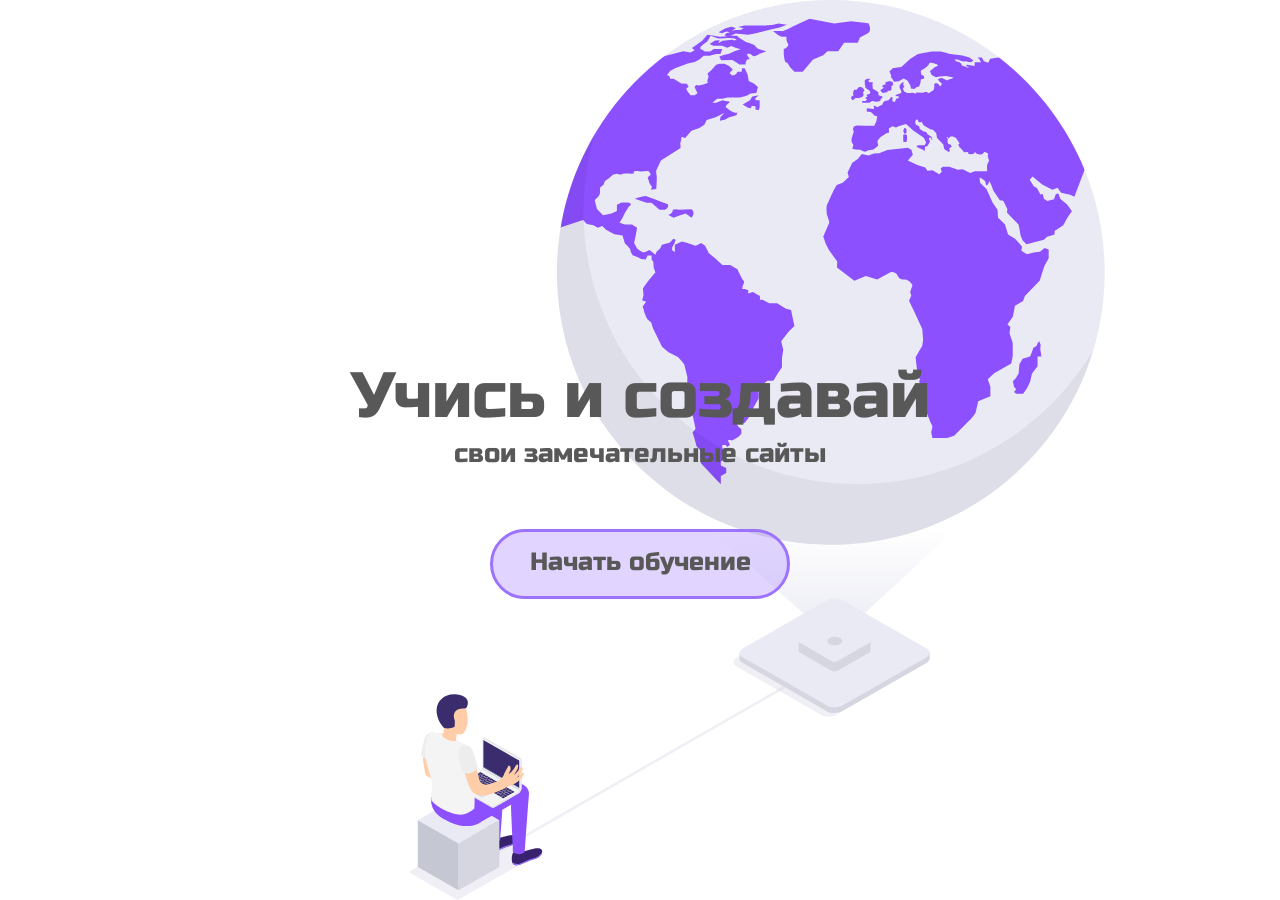
<file: index.html>
<!DOCTYPE html>
<html lang="ru">
<head>
    <meta charset="UTF-8">
    <meta http-equiv="X-UA-Compatible" content="IE=edge">
    <meta name="viewport" content="width=device-width, initial-scale=1.0">
    <title>WebEducation</title>

    <meta name="Author" content="tearzday">

    <link rel="preconnect" href="https://fonts.gstatic.com">
    <link href="https://fonts.googleapis.com/css2?family=Russo+One&display=swap" rel="stylesheet">

    <link rel="stylesheet" href="Style/reset.css">
    <link rel="stylesheet" href="Style/style.css">
</head>
<body>
    

    <div class="wrapper">
        <div class="container">
            <div class="block">
                <div class="block__textbtn">
                    <div class="block__text">
                        <h1>Учись и создавай</h1>
                        <h2>свои замечательные сайты</h2>
                    </div>
                    <div class="block__button">
                        <a class="block__btnOne" href="enter.html">Начать обучение</a>
                    </div>
                </div>
            </div>
        </div>
    </div>
</body>
</html>
</file>
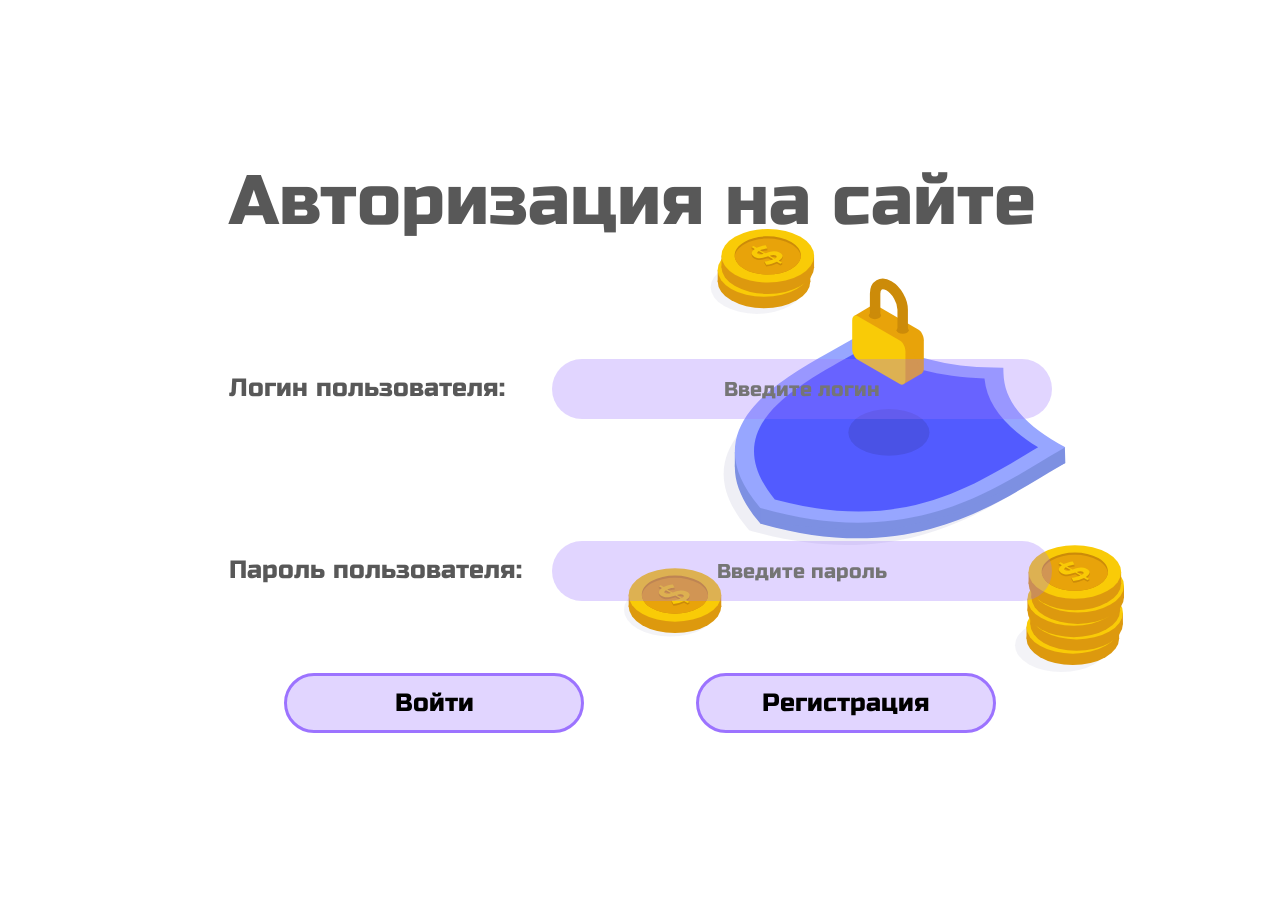
<file: enter.html>
<!DOCTYPE html>
<html lang="ru">
    <head>
        <meta charset="UTF-8">
        <meta http-equiv="X-UA-Compatible" content="IE=edge">
        <meta name="viewport" content="width=device-width, initial-scale=1.0">
        <title>WebEducation</title>
    
        <meta name="Author" content="tearzday">
    
        <link rel="preconnect" href="https://fonts.gstatic.com">
        <link href="https://fonts.googleapis.com/css2?family=Russo+One&display=swap" rel="stylesheet">
    
        <link rel="stylesheet" href="Style/reset.css">
        <link rel="stylesheet" href="Style/enter.css">
    </head>
<body>
    <div class="wrapper">
        <div class="container">
            <div class="header">
                <h1>Авторизация на сайте</h1>
            </div>
            <div class="form">
                <form action="php/enter/log.php" method="post">
                    <div class="form__login">
                        <label for="login">Логин пользователя:</label>
                        <input type="text" placeholder="Введите логин" name="login" id="login">
                    </div>
                    <div class="form__password">
                        <label for="password">Пароль пользователя:</label>
                        <input type="password" placeholder="Введите пароль" name="password" id="password">
                    </div>
                    <div class="btn">
                        <input type="submit"  value="Войти">
                        <a class="block__btnOne" href="reg.html">Регистрация</a>
                    </div>
                </form>
            </div>
        </div>
    </div>
</body>
</html>
</file>
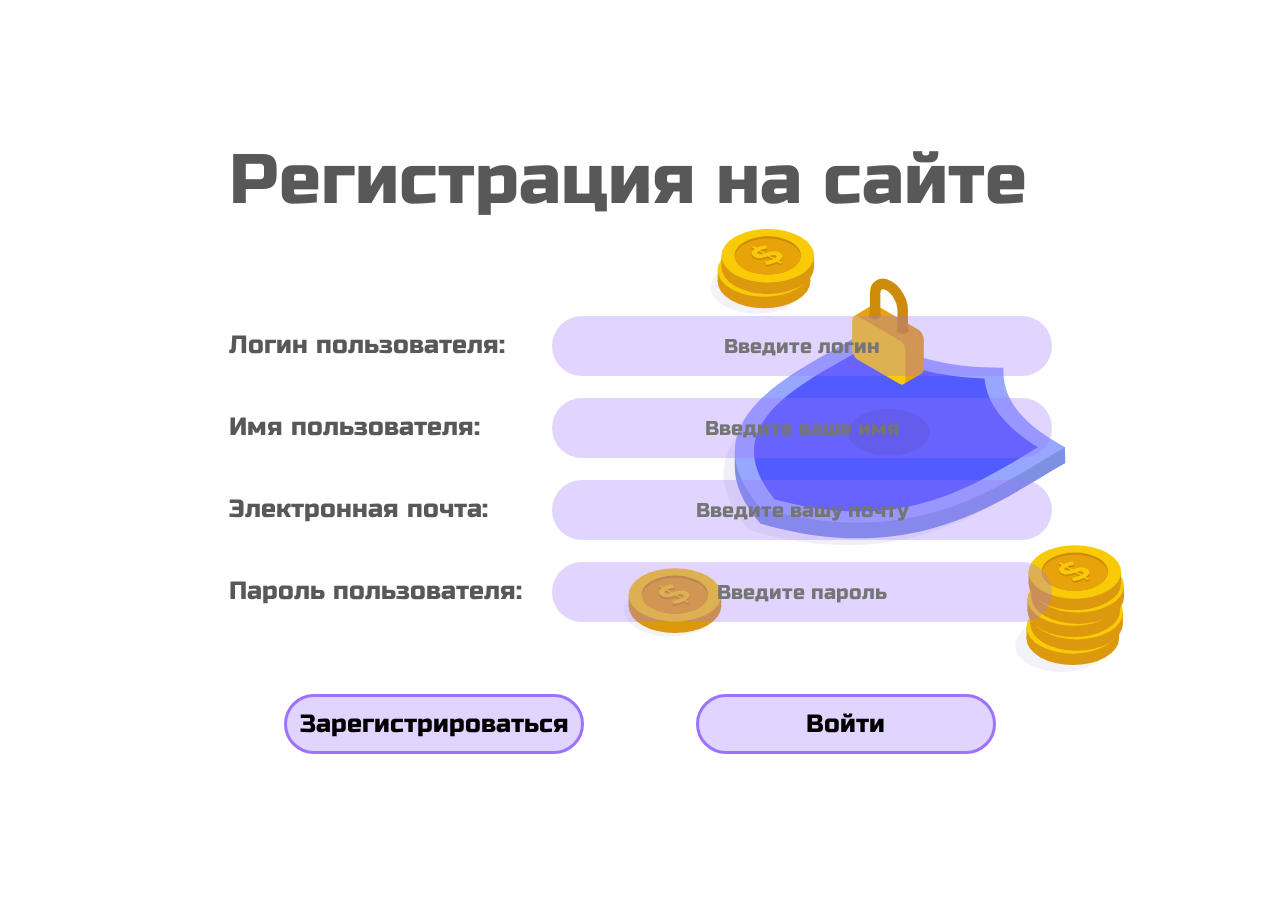
<file: reg.html>
<!DOCTYPE html>
<html lang="ru">
    <head>
        <meta charset="UTF-8">
        <meta http-equiv="X-UA-Compatible" content="IE=edge">
        <meta name="viewport" content="width=device-width, initial-scale=1.0">
        <title>WebEducation</title>
    
        <meta name="Author" content="tearzday">
    
        <link rel="preconnect" href="https://fonts.gstatic.com">
        <link href="https://fonts.googleapis.com/css2?family=Russo+One&display=swap" rel="stylesheet">
    
        <link rel="stylesheet" href="Style/reset.css">
        <link rel="stylesheet" href="Style/enter.css">
    </head>
<body>
    <div class="wrapper">
        <div class="container">
            <div class="header">
                <h1>Регистрация на сайте</h1>
            </div>
            <div class="form">
                <form action="php/enter/reg.php" method="post">
                    <div class="form__login" style="margin-bottom: 0px;">
                        <label for="login">Логин пользователя:</label>
                        <input type="text" placeholder="Введите логин" name="login" id="login">
                    </div>
                    <div class="form__name">
                        <label for="name">Имя пользователя:</label>
                        <input type="text" placeholder="Введите ваше имя" name="name" id="name">
                    </div>
                    <div class="form__email">
                        <label for="email">Электронная почта:</label>
                        <input type="email" placeholder="Введите вашу почту" name="email" id="email">
                    </div>
                    <div class="form__password">
                        <label for="password">Пароль пользователя:</label>
                        <input type="password" placeholder="Введите пароль" name="password" id="password">
                    </div>
                    <div class="btn">
                        <input type="submit"  value="Зарегистрироваться">
                        <a class="block__btnOne" href="enter.html">Войти</a>
                    </div>
                </form>
            </div>
        </div>
    </div>
</body>
</html>
</file>
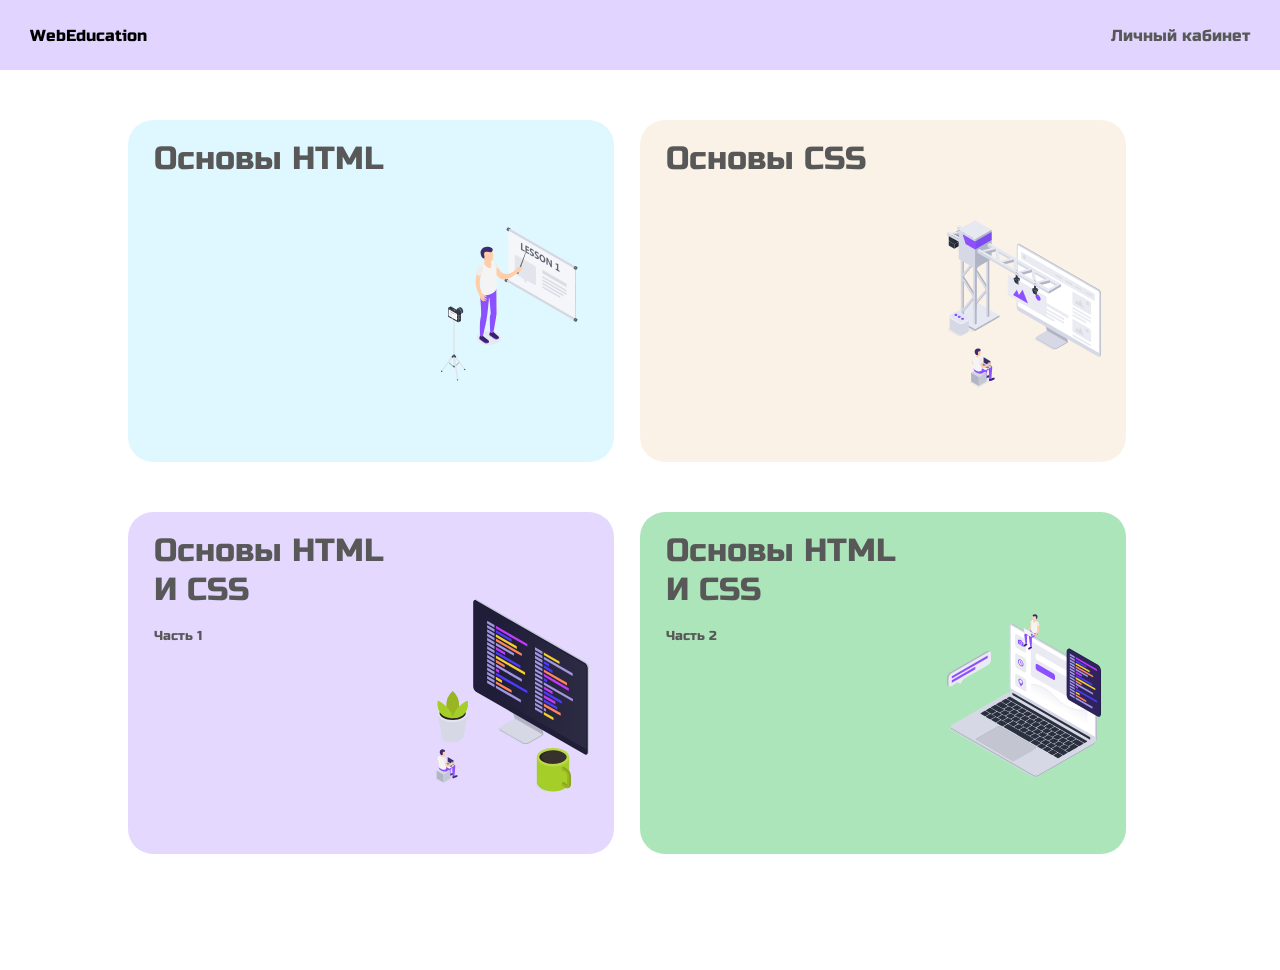
<file: test/coursers.html>
<!DOCTYPE html>
<html lang="ru">
    <head>
        <meta charset="utf-8">
        <meta name="viewport" content="width=device-width, initial-scale=1">
        <title>WebEducation</title> 
        <link rel="stylesheet" href="CSS/courserstyle.css">


        <link rel="preconnect" href="https://fonts.gstatic.com">
        <link href="https://fonts.googleapis.com/css2?family=Russo+One&display=swap" rel="stylesheet">
    </head>
    <body>
        <header>
            <div class="header__nav">
                <nav>
                    <ul>
                        <li>WebEducation</li>
                    </ul>
                </nav>
            </div>
            <div class="header__right">
                <a href="../personal/personal.php">Личный кабинет</a>
            </div>
        </header>
        <main>
            <!--1-ая строка карточек-->
            <div class="row1">
                <!--Карточка 1-->
                <a href="courser/BasicHTML/basichtml0.html"><article class="BasicsHTML">
                    <div class="text">
                        <h2>Основы HTML</h2>
                     </div>         
                    <img src="IMG/Card1.svg" alt="Изображение первой карточки">
                </article></a>

                <!--Карточка 2--> 
                <a href="courser/BasicCSS/basiccss1.html"><article class="BasicsCSS">
                    <div class="text">
                        <h2>Основы CSS</h2>
                    </div>
                    <img src="IMG/Card2.svg" alt="Изображение второй карточки">
                </article></a>
            </div>



            <!--2-ая строка карточек-->
            <div class="row2"> <!--Название классов изменить-->
                <!--Карточка 3-->
                <a href="courser/BasicHTMLCSS2/basichtmlcss1.html"><article class="BasicsHTMLCSS1">
                    <div class="text">
                        <h2>Основы HTML<br>
                            И CSS</h2>
                            <p>Часть 1</p>
                    </div>
                    <img src="IMG/Card3.svg" alt="Изображение третей карточки">
                </article></a>

                <!--Карточка 4-->
                <a href="../personal/personal.html"><article class="BasicsHTMLCSS2">
                    <div class="text">
                        <h2>Основы HTML<br>
                            И CSS</h2>
                            <p>Часть 2</p>
                    </div>
                    <img src="IMG/Card4.svg" alt="Изображение четвертой карточки">
                </article></a>


            </div>
        </main>
    </body>

</html>
</file>
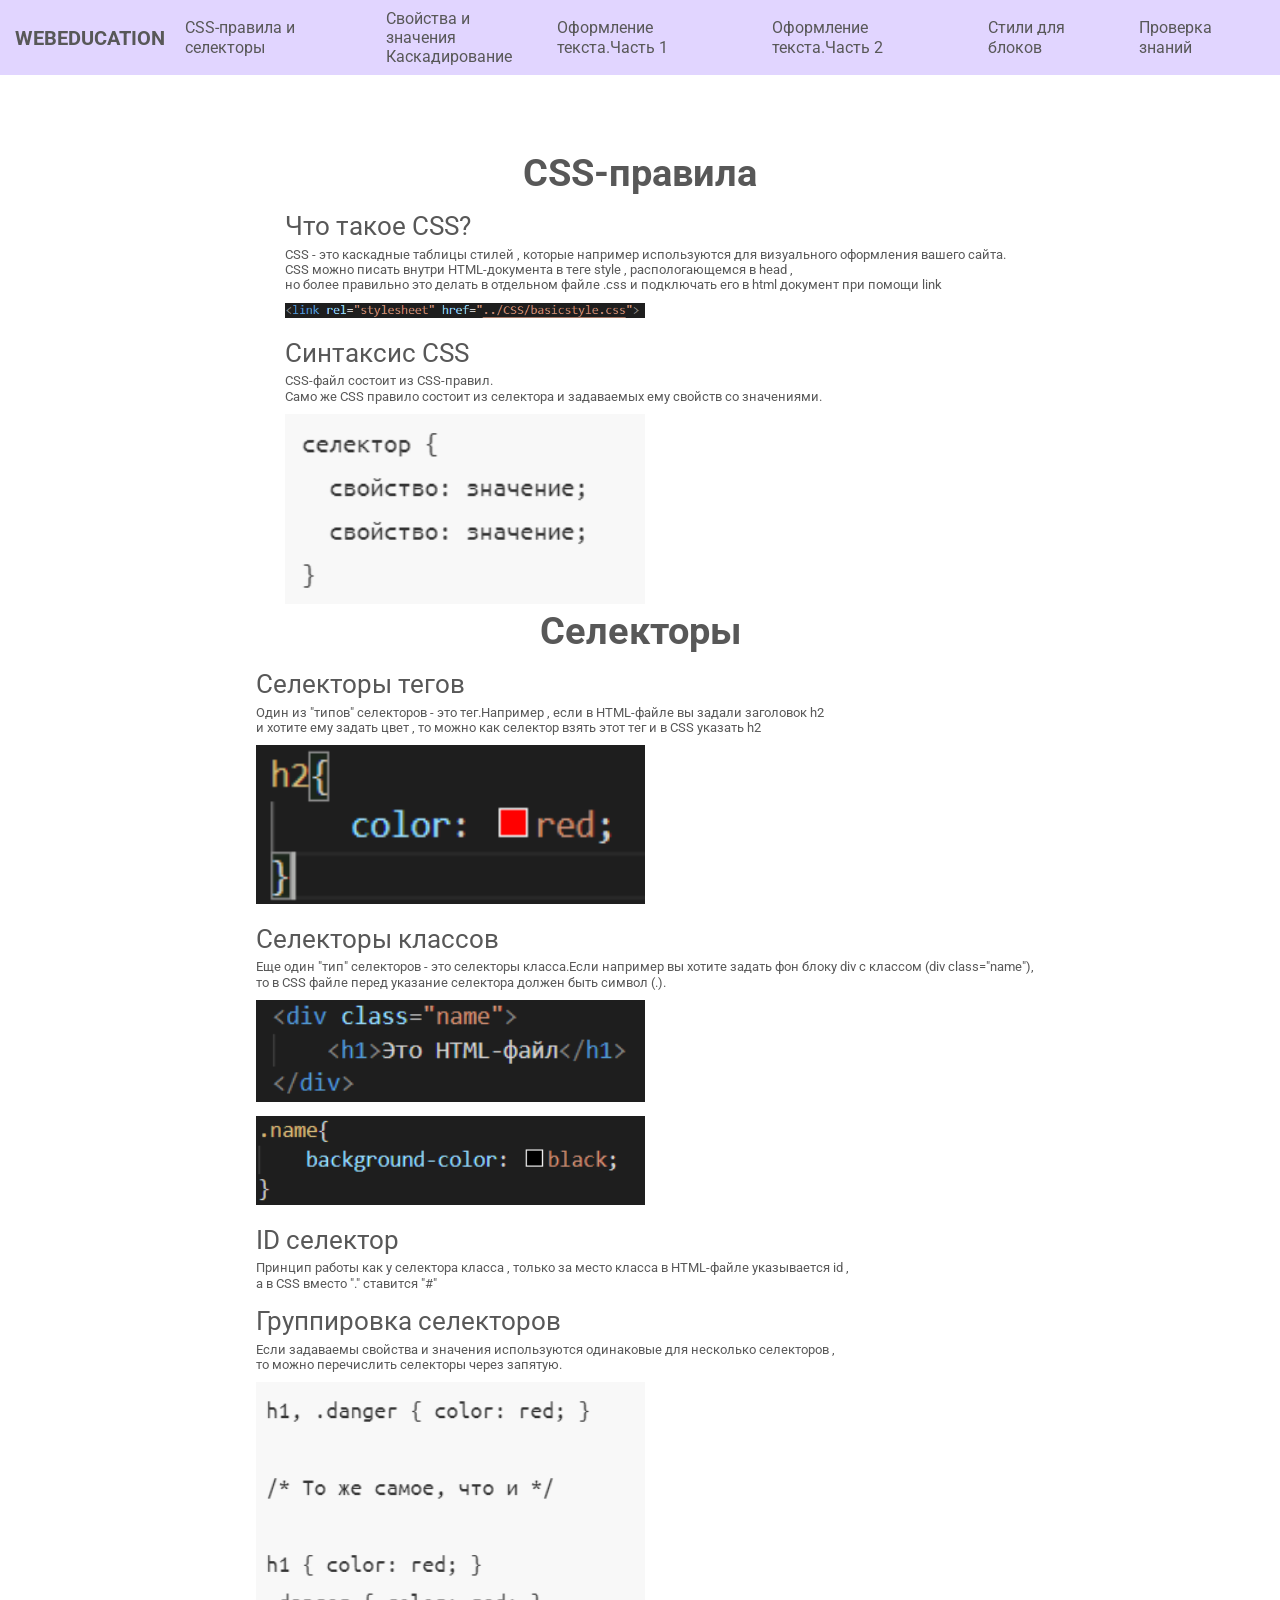
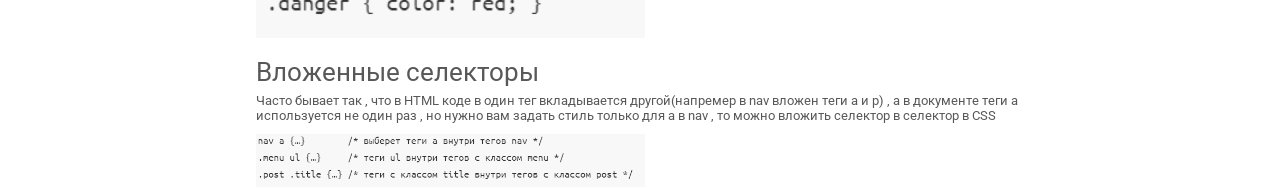
<file: test/courser/BasicCSS/basiccss1.html>
<!DOCTYPE html>
<html lang="ru">
    <head>
        <meta charset="utf-8">
        <meta name="viewport" content="width=device-width, initial-scale=1">
        <title>Основы HTML</title> 
        <link rel="stylesheet" href="../CSS/basicstyle.css">

        <link rel="preconnect" href="https://fonts.gstatic.com">
        <link href="https://fonts.googleapis.com/css2?family=Russo+One&display=swap" rel="stylesheet">

        <link rel="preconnect" href="https://fonts.gstatic.com">
        <link href="https://fonts.googleapis.com/css2?family=Roboto:wght@300;700&display=swap" rel="stylesheet">
    </head>
    <body>
        <div class="all">
            <nav class="navbar">
                <div class="container_nav">
                  <div class="navbar__wrap">
                    <div class="hamb">
                      <div class="hamb__field" id="hamb">
                        <span class="bar"></span>
                        <span class="bar"></span>
                        <span class="bar"></span>
                      </div>
                    </div>
                    <a href="../../coursers.php" class="logo" id="logo">WebEducation</a>
                    <ul class="menu" id="menu">
                      <li><a href="basiccss1.html">CSS-правила и селекторы</a></li>
                      <li><a href="basiccss2.html">Свойства и значения<br>
                        Каскадирование</a></li>
                      <li><a href="basiccss3.html">Оформление текста.Часть 1</a></li>
                      <li><a href="basiccss4.html">Оформление текста.Часть 2</a></li>
                      <li><a href="basiccss5.html">Стили для блоков</a></li>
                      <li><a href="testBD.php">Проверка знаний</a></li>
                    </ul>
                  </div>
                </div>
              </nav>


           
          <div class="popup" id="popup"></div>

            <main>
            <section class="info">

                <!--CSS-правила-->
                <h1>CSS-правила</h1>
                <dl>
                    <dt>Что такое CSS?</dt>
                    <dd>CSS - это каскадные таблицы стилей , которые например используются для визуального оформления вашего сайта.
                        <br>CSS можно писать внутри HTML-документа в теге style , распологающемся в head ,
                        <br>но более правильно это делать в отдельном файле .css и подключать его в html документ при помощи link</dd>
                    <img src="IMG/linkcss.png" alt="Подключение файла css">

                    <dt>Cинтаксис CSS</dt>
                    <dd>CSS-файл состоит из CSS-правил.
                        <br>Само же CSS правило состоит из селектора и задаваемых ему свойств со значениями. </dd>
                    <img src="IMG/sint.png" alt="Синтаксис файла css">
                </dl>


                  <!--heDER FOOTER MAIN-->

                <h2>Селекторы</h2>
                <dl>
                    <dt>Селекторы тегов</dt>
                    <dd>Один из "типов" селекторов - это тег.Например , если в HTML-файле вы задали заголовок h2
                        <br>и хотите ему задать цвет , то можно как селектор взять этот тег и в CSS указать h2
                    </dd>
                    <img src="IMG/tegsel.png" alt="Использование тега как селектора">

                    <dt>Селекторы классов</dt>
                    <dd>Еще один "тип" селекторов - это селекторы класса.Если например вы хотите задать фон блоку div с классом (div class="name"),
                        <br> то в CSS файле перед указание селектора должен быть символ (.).
                    </dd>
                    <img src="IMG/classsel2.png" alt="Использование тега как класс">
                    <br> <img src="IMG/classsel1.png" alt="Html код">


                    <dt>ID селектор</dt>
                    <dd>Принцип работы как у селектора класса , только за место класса в HTML-файле указывается id ,
                        <br>а в CSS вместо "." ставится "#" </dd>

                    <dt>Группировка селекторов</dt>
                    <dd>Если задаваемы свойства и значения используются одинаковые для несколько селекторов ,
                        <br> то можно перечислить селекторы через запятую.
                    </dd>
                    <img src="IMG/spissel.png" alt="Группировка селекторов">

                    <dt>Вложенные селекторы</dt>
                    <dd>Часто бывает так , что в HTML коде в один тег вкладывается другой(напремер в nav вложен теги а и p) , а в документе теги а
                        <br>используется не один раз , но нужно вам задать стиль только для a в nav , то можно вложить селектор в селектор в CSS
                    </dd>
                    <img src="IMG/vloz.png" alt="Вложенные селекторы">
                </dl>
            </div>
            </main>

        </div>
    </body>
    <script src="../burger.js"></script>
</html>
</file>
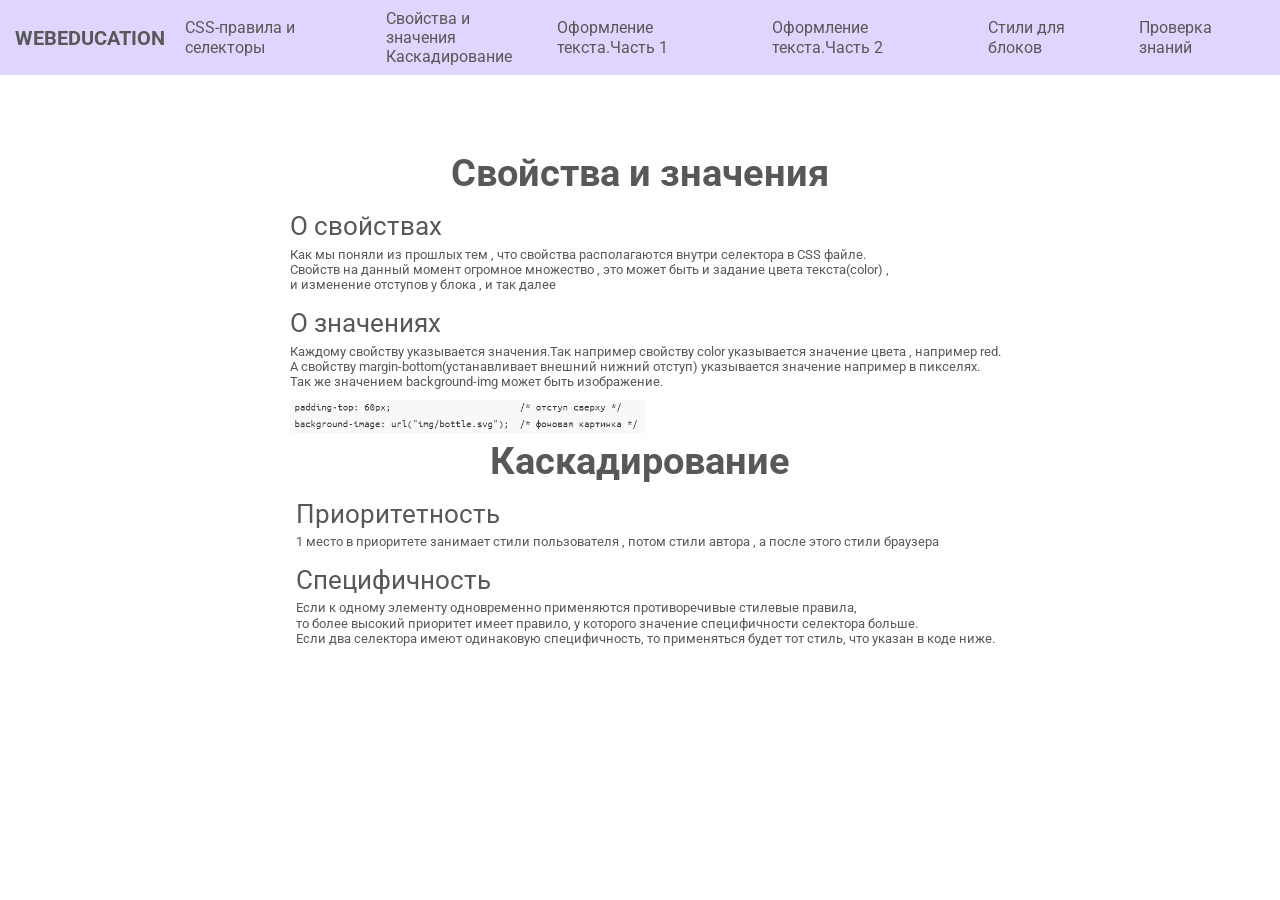
<file: test/courser/BasicCSS/basiccss2.html>
<!DOCTYPE html>
<html lang="ru">
    <head>
        <meta charset="utf-8">
        <meta name="viewport" content="width=device-width, initial-scale=1">
        <title>Основы HTML</title> 
        <link rel="stylesheet" href="../CSS/basicstyle.css">

        <link rel="preconnect" href="https://fonts.gstatic.com">
        <link href="https://fonts.googleapis.com/css2?family=Russo+One&display=swap" rel="stylesheet">

        <link rel="preconnect" href="https://fonts.gstatic.com">
        <link href="https://fonts.googleapis.com/css2?family=Roboto:wght@300;700&display=swap" rel="stylesheet">
    </head>
    <body>
        <div class="all">
            <nav class="navbar">
                <div class="container_nav">
                  <div class="navbar__wrap">
                    <div class="hamb">
                      <div class="hamb__field" id="hamb">
                        <span class="bar"></span>
                        <span class="bar"></span>
                        <span class="bar"></span>
                      </div>
                    </div>
                    <a href="../../coursers.php" class="logo" id="logo">WebEducation</a>
                    <ul class="menu" id="menu">
                      <li><a href="basiccss1.html">CSS-правила и селекторы</a></li>
                      <li><a href="basiccss2.html">Свойства и значения<br>
                        Каскадирование</a></li>
                      <li><a href="basiccss3.html">Оформление текста.Часть 1</a></li>
                      <li><a href="basiccss4.html">Оформление текста.Часть 2</a></li>
                      <li><a href="basiccss5.html">Стили для блоков</a></li>
                      <li><a href="testBD.php">Проверка знаний</a></li>
                    </ul>
                  </div>
                </div>
              </nav>

            <main>
            <section class="info">

                <!--Свойства и значения-->
                <h1>Свойства и значения</h1>
                <dl>
                    <dt>О свойствах</dt>
                    <dd>Как мы поняли из прошлых тем , что свойства располагаются внутри селектора в CSS файле.
                        <br>Свойств на данный момент огромное множество , это может быть и задание цвета текста(color) ,
                        <br>и изменение отступов у блока , и так далее
                    </dd>

                    <dt>О значениях</dt>
                    <dd>Каждому свойству указывается значения.Так например свойству color указывается значение цвета , например red.
                        <br>А свойству margin-bottom(устанавливает внешний нижний отступ) указывается значение например в пикселях.
                        <br>Так же значением background-img может быть изображение. </dd>
                    <img src="IMG/svzn.png" alt="Задание свойства и значения">
                </dl>


                  <!--кАСКАДИРОАНИЕ-->

                <h2>Каскадирование</h2>
                <dl>
                    <dt>Приоритетность</dt>
                    <dd>1 место в приоритете занимает стили пользователя , потом стили автора , а после этого стили браузера
                    </dd>

                    <dt>Специфичность</dt>
                    <dd>Если к одному элементу одновременно применяются противоречивые стилевые правила,
                        <br> то более высокий приоритет имеет правило, у которого значение специфичности селектора больше.
                        <br>Если два селектора имеют одинаковую специфичность, то применяться будет тот стиль, что указан в коде ниже.
                    </dd>
                </dl>
            </div>
            </main>

        </div>
    </body>
    <script src="../burger.js"></script>
</html>
</file>
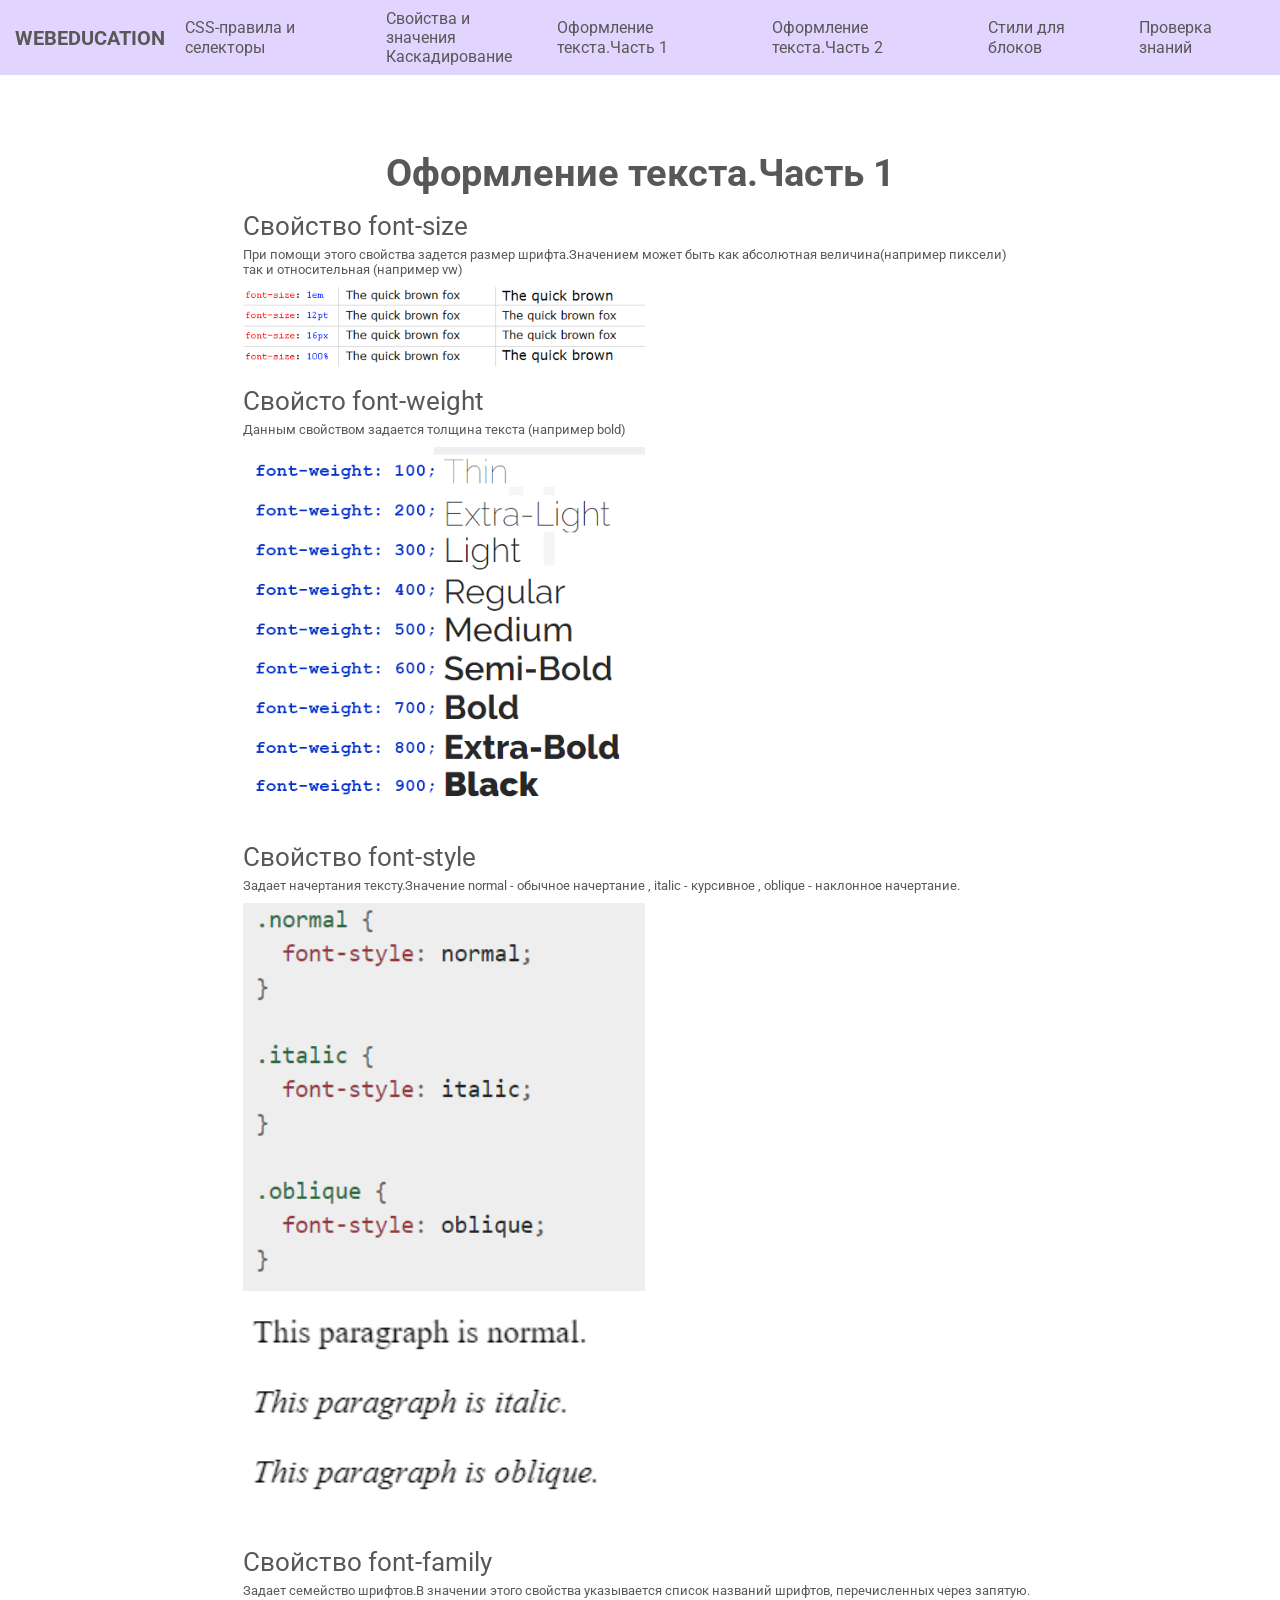
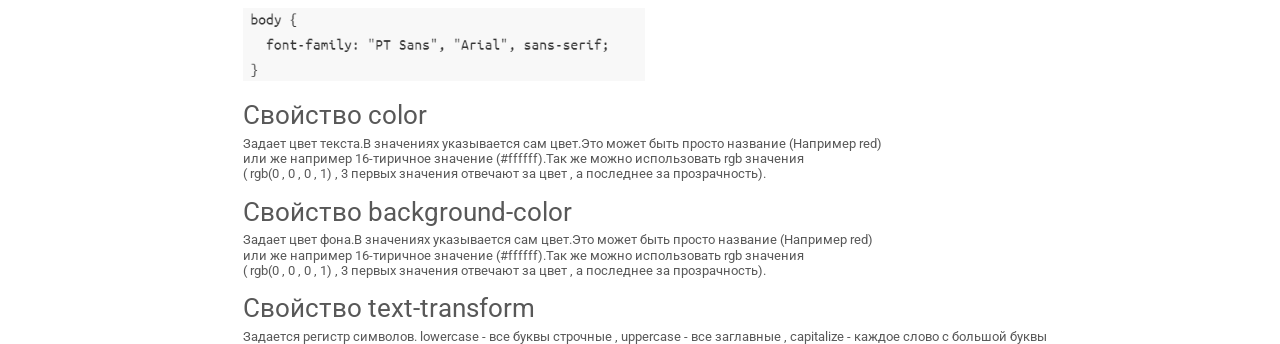
<file: test/courser/BasicCSS/basiccss3.html>
<!DOCTYPE html>
<html lang="ru">
    <head>
        <meta charset="utf-8">
        <meta name="viewport" content="width=device-width, initial-scale=1">
        <title>Основы HTML</title> 
        <link rel="stylesheet" href="../CSS/basicstyle.css">

        <link rel="preconnect" href="https://fonts.gstatic.com">
        <link href="https://fonts.googleapis.com/css2?family=Russo+One&display=swap" rel="stylesheet">

        <link rel="preconnect" href="https://fonts.gstatic.com">
        <link href="https://fonts.googleapis.com/css2?family=Roboto:wght@300;700&display=swap" rel="stylesheet">
    </head>
    <body>
        <div class="all">
            <nav class="navbar">
                <div class="container_nav">
                  <div class="navbar__wrap">
                    <div class="hamb">
                      <div class="hamb__field" id="hamb">
                        <span class="bar"></span>
                        <span class="bar"></span>
                        <span class="bar"></span>
                      </div>
                    </div>
                    <a href="../../coursers.php" class="logo" id="logo">WebEducation</a>
                    <ul class="menu" id="menu">
                      <li><a href="basiccss1.html">CSS-правила и селекторы</a></li>
                      <li><a href="basiccss2.html">Свойства и значения<br>
                        Каскадирование</a></li>
                      <li><a href="basiccss3.html">Оформление текста.Часть 1</a></li>
                      <li><a href="basiccss4.html">Оформление текста.Часть 2</a></li>
                      <li><a href="basiccss5.html">Стили для блоков</a></li>
                      <li><a href="testBD.php">Проверка знаний</a></li>
                    </ul>
                  </div>
                </div>
              </nav>


            <main>
            <section class="info">

                <!--Оформление текста.Часть 1-->
                <h1>Оформление текста.Часть 1</h1>
                <dl>
                    <dt>Свойство font-size</dt>
                    <dd>При помощи этого свойства задется размер шрифта.Значением может быть как абсолютная величина(например пиксели)
                        <br> так и относительная (например vw)
                    </dd>
                    <img src="IMG/fs.png" alt="Задается размер шрифта">

                    <dt>Свойсто font-weight</dt>
                    <dd>Данным свойством задается толщина текста (например bold) </dd>
                    <img src="IMG/fw.png" alt="Задается толщина шрифта">

                    <dt>Свойство font-style</dt>
                    <dd>Задает начертания тексту.Значение normal - обычное начертание , italic - курсивное , oblique - наклонное начертание.
                    </dd>
                    <img src="IMG/fst1.png" alt="Задается стиль">
                    <br><img src="IMG/fst2.png" alt="Задается стиль">

                    <dt>Свойство font-family</dt>
                    <dd>Задает семейство шрифтов.В значении этого свойства указывается список названий шрифтов, перечисленных через запятую.
                    </dd>
                    <img src="IMG/ff.png" alt="Задается семейство шрифтов">

                    <dt>Свойство color</dt>
                    <dd>Задает цвет текста.В значениях указывается сам цвет.Это может быть просто название (Например red)
                        <br>или же например 16-тиричное значение (#ffffff).Так же можно использовать rgb значения
                        <br> ( rgb(0 , 0 , 0 , 1) , 3 первых значения отвечают за цвет , а последнее за прозрачность).
                    </dd>

                    <dt>Свойство  background-color</dt>
                    <dd>Задает цвет фона.В значениях указывается сам цвет.Это может быть просто название (Например red)
                        <br>или же например 16-тиричное значение (#ffffff).Так же можно использовать rgb значения
                        <br> ( rgb(0 , 0 , 0 , 1) , 3 первых значения отвечают за цвет , а последнее за прозрачность).
                    </dd>

                    <dt>Свойство  text-transform</dt>
                    <dd>Задается регистр символов. lowercase - все буквы строчные , uppercase - все заглавные , capitalize - каждое слово с большой буквы
                    </dd>
                </dl>
            </div>
            </main>

        </div>
    </body>
    <script src="../burger.js"></script>
</html>
</file>
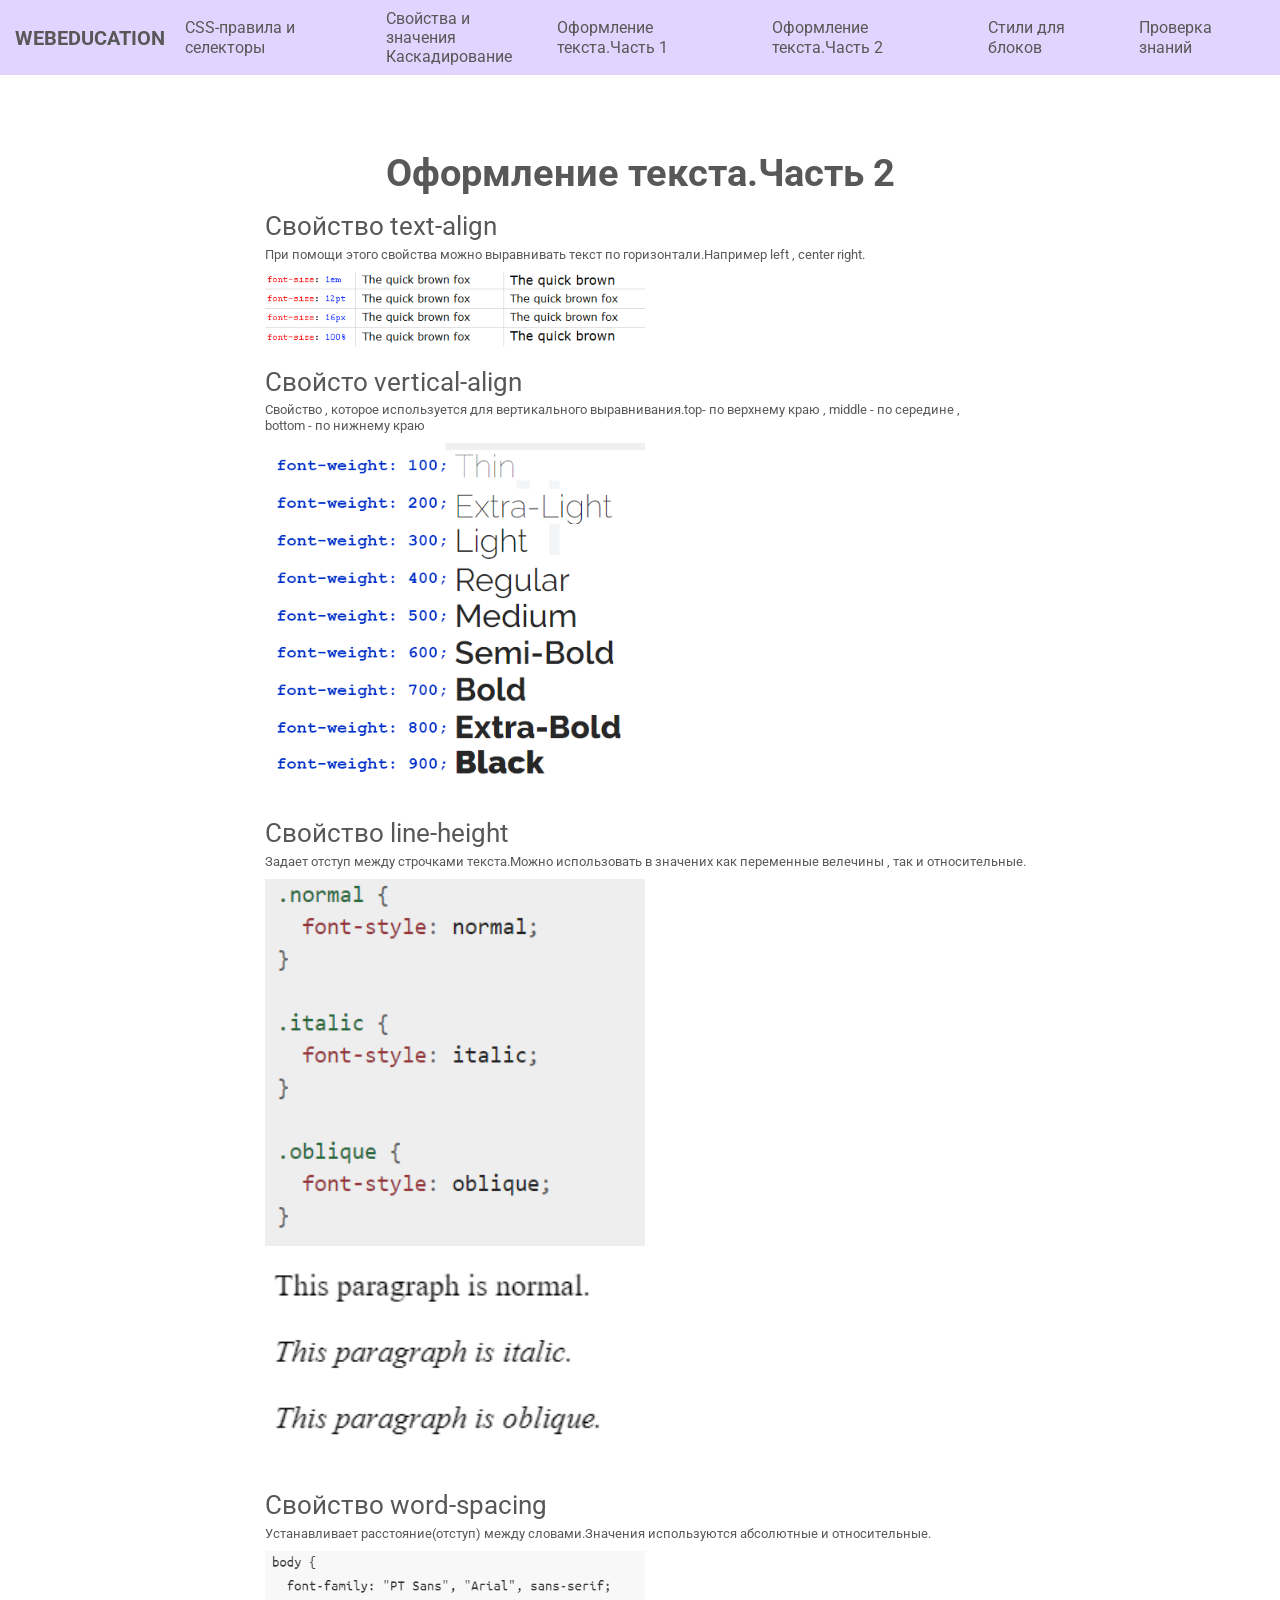
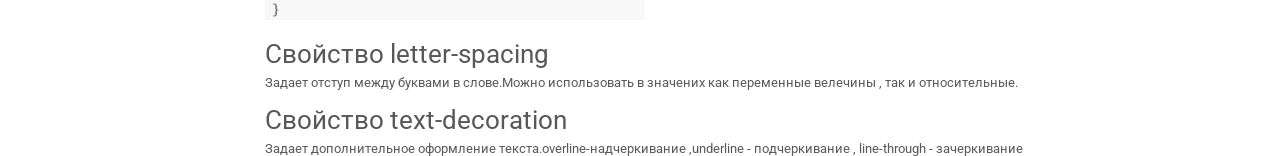
<file: test/courser/BasicCSS/basiccss4.html>
<!DOCTYPE html>
<html lang="ru">
    <head>
        <meta charset="utf-8">
        <meta name="viewport" content="width=device-width, initial-scale=1">
        <title>Основы HTML</title> 
        <link rel="stylesheet" href="../CSS/basicstyle.css">

        <link rel="preconnect" href="https://fonts.gstatic.com">
        <link href="https://fonts.googleapis.com/css2?family=Russo+One&display=swap" rel="stylesheet">

        <link rel="preconnect" href="https://fonts.gstatic.com">
        <link href="https://fonts.googleapis.com/css2?family=Roboto:wght@300;700&display=swap" rel="stylesheet">
    </head>
    <body>
        <div class="all">
            <nav class="navbar">
                <div class="container_nav">
                  <div class="navbar__wrap">
                    <div class="hamb">
                      <div class="hamb__field" id="hamb">
                        <span class="bar"></span>
                        <span class="bar"></span>
                        <span class="bar"></span>
                      </div>
                    </div>
                    <a href="../../coursers.php" class="logo" id="logo">WebEducation</a>
                    <ul class="menu" id="menu">
                      <li><a href="basiccss1.html">CSS-правила и селекторы</a></li>
                      <li><a href="basiccss2.html">Свойства и значения<br>
                        Каскадирование</a></li>
                      <li><a href="basiccss3.html">Оформление текста.Часть 1</a></li>
                      <li><a href="basiccss4.html">Оформление текста.Часть 2</a></li>
                      <li><a href="basiccss5.html">Стили для блоков</a></li>
                      <li><a href="testBD.php">Проверка знаний</a></li>
                    </ul>
                  </div>
                </div>
              </nav>


            <main>
            <section class="info">

                <!--Оформление текста.Часть 2-->
                <h1>Оформление текста.Часть 2</h1>
                <dl>
                    <dt>Свойство text-align</dt>
                    <dd>При помощи этого свойства можно выравнивать текст по горизонтали.Например left , center right.
                    </dd>
                    <img src="IMG/fs.png" alt="Задается размер шрифта">

                    <dt>Свойсто vertical-align</dt>
                    <dd>Свойство , которое используется для вертикального выравнивания.top- по верхнему краю , middle - по середине ,
                        <br> bottom - по нижнему краю 
                    </dd>
                    <img src="IMG/fw.png" alt="Задается толщина шрифта">

                    <dt>Свойство line-height</dt>
                    <dd>Задает отступ между строчками текста.Можно использовать в значених как переменные велечины , так и относительные.
                    </dd>
                    <img src="IMG/fst1.png" alt="Задается стиль">
                    <br><img src="IMG/fst2.png" alt="Задается стиль">

                    <dt>Свойство word-spacing</dt>
                    <dd>Устанавливает расстояние(отступ) между словами.Значения используются абсолютные и относительные.
                    </dd>
                    <img src="IMG/ff.png" alt="Задается семейство шрифтов">

                    <dt>Свойство letter-spacing</dt>
                    <dd>Задает отступ между буквами в слове.Можно использовать в значених как переменные велечины , так и относительные.
                    </dd>

                    <dt>Свойство  text-decoration</dt>
                    <dd>Задает дополнительное оформление текста.overline-надчеркивание ,underline - подчеркивание , line-through - зачеркивание
                    </dd>
                </dl>
            </div>
            </main>

        </div>
    </body>
    <script src="../burger.js"></script>
</html>
</file>
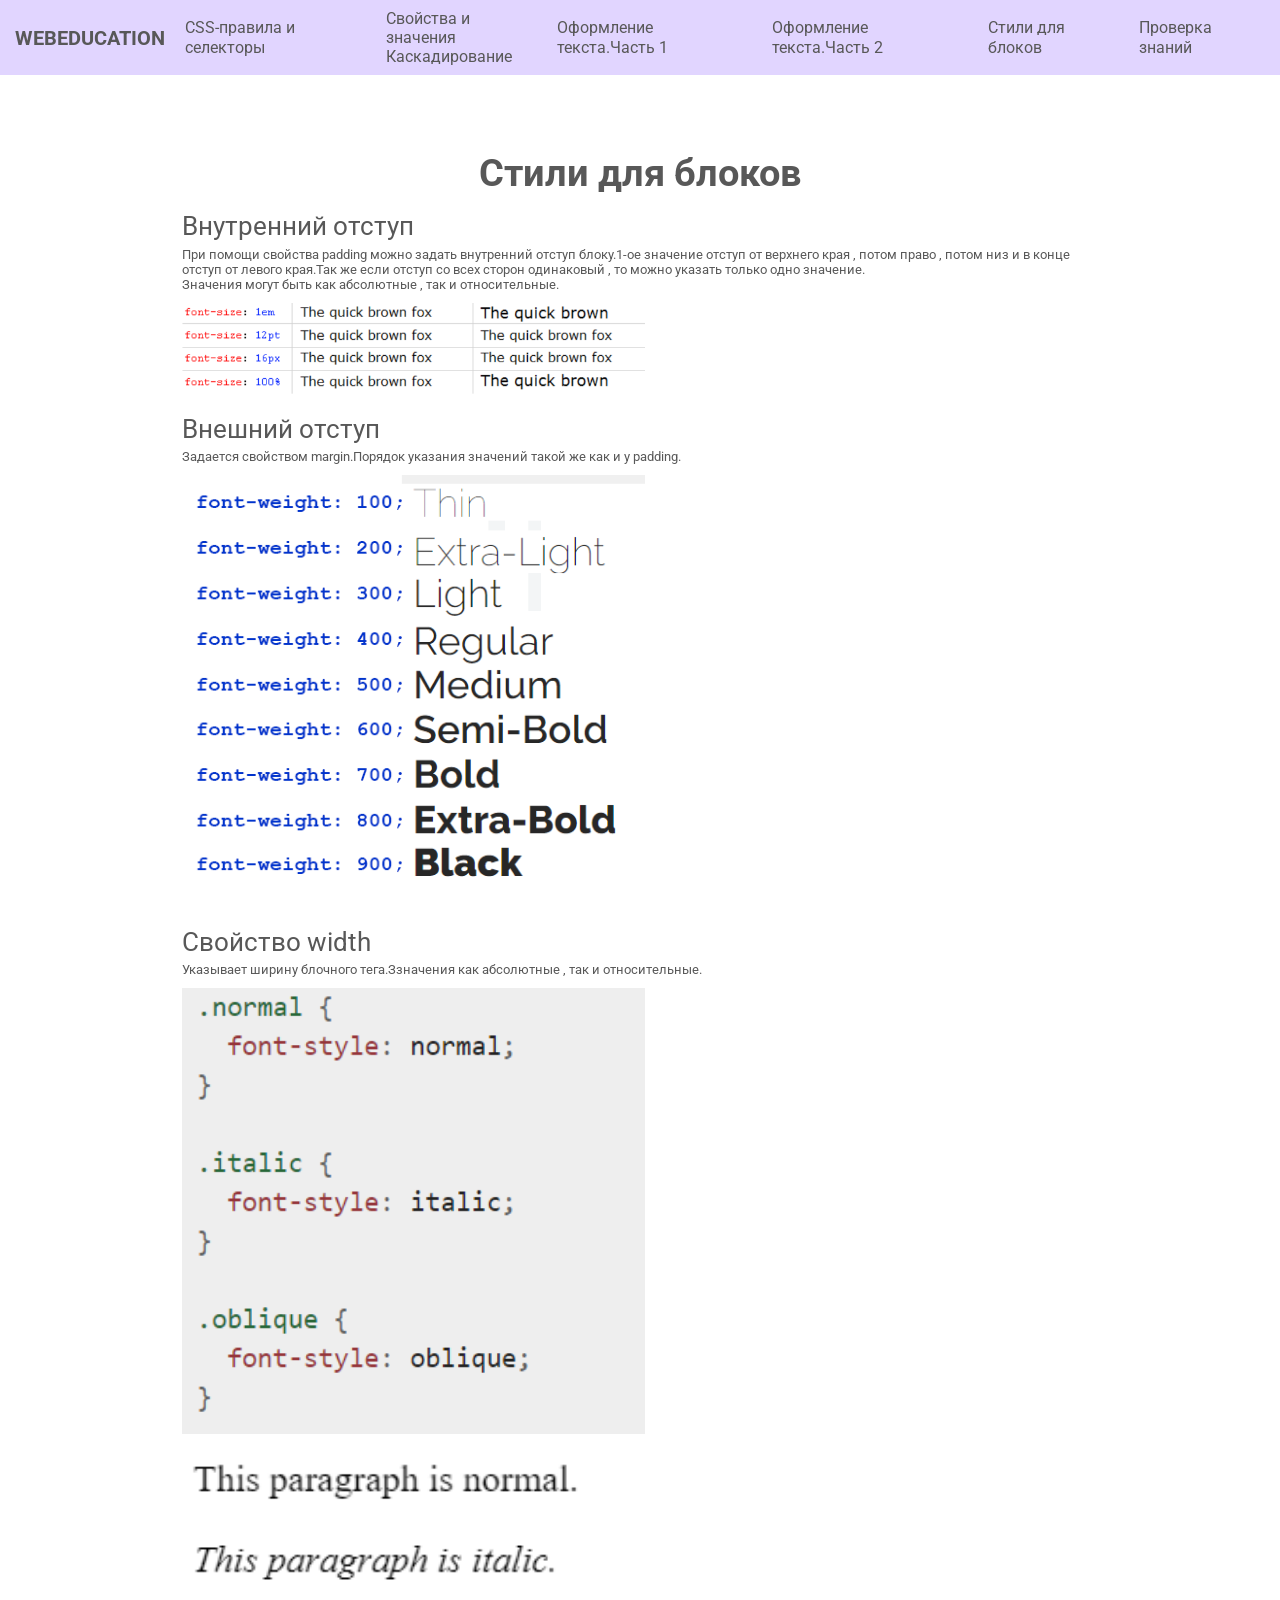
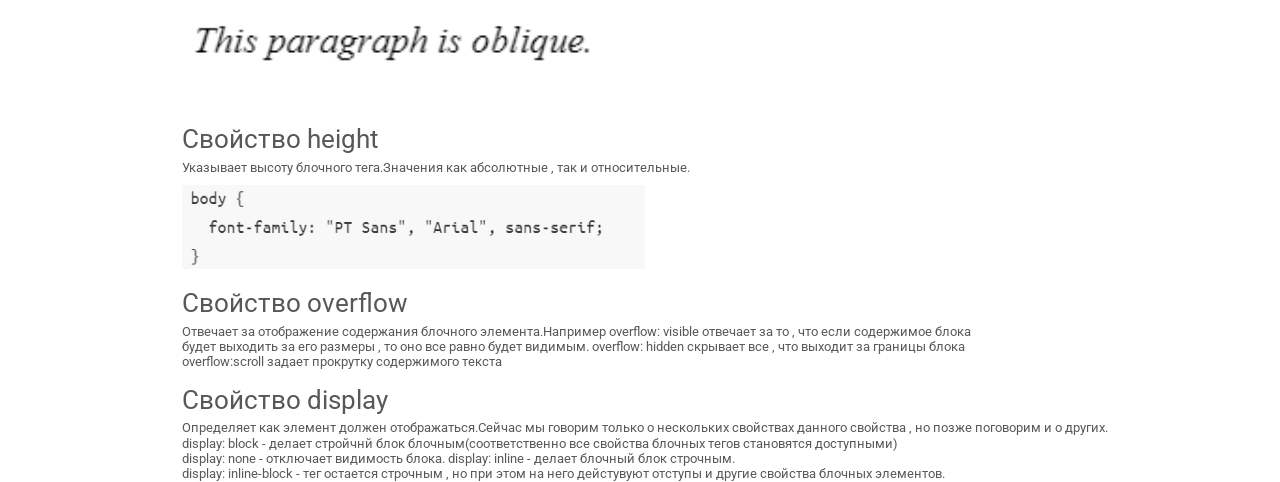
<file: test/courser/BasicCSS/basiccss5.html>
<!DOCTYPE html>
<html lang="ru">
    <head>
        <meta charset="utf-8">
        <meta name="viewport" content="width=device-width, initial-scale=1">
        <title>Основы HTML</title> 
        <link rel="stylesheet" href="../CSS/basicstyle.css">

        <link rel="preconnect" href="https://fonts.gstatic.com">
        <link href="https://fonts.googleapis.com/css2?family=Russo+One&display=swap" rel="stylesheet">

        <link rel="preconnect" href="https://fonts.gstatic.com">
        <link href="https://fonts.googleapis.com/css2?family=Roboto:wght@300;700&display=swap" rel="stylesheet">
    </head>
    <body>
        <div class="all">
            <nav class="navbar">
                <div class="container_nav">
                  <div class="navbar__wrap">
                    <div class="hamb">
                      <div class="hamb__field" id="hamb">
                        <span class="bar"></span>
                        <span class="bar"></span>
                        <span class="bar"></span>
                      </div>
                    </div>
                    <a href="../../coursers.php" class="logo" id="logo">WebEducation</a>
                    <ul class="menu" id="menu">
                      <li><a href="basiccss1.html">CSS-правила и селекторы</a></li>
                      <li><a href="basiccss2.html">Свойства и значения<br>
                        Каскадирование</a></li>
                      <li><a href="basiccss3.html">Оформление текста.Часть 1</a></li>
                      <li><a href="basiccss4.html">Оформление текста.Часть 2</a></li>
                      <li><a href="basiccss5.html">Стили для блоков</a></li>
                      <li><a href="testBD.php">Проверка знаний</a></li>
                    </ul>
                  </div>
                </div>
              </nav>


            <main>
            <section class="info">

                <!--Стили для блоков-->
                <h1>Стили для блоков</h1>
                <dl>
                    <dt>Внутренний отступ</dt>
                    <dd>При помощи свойства padding можно задать внутренний отступ блоку.1-ое значение отступ от верхнего края , потом право , потом низ и в конце
                        <br>отступ от левого края.Так же если отступ со всех сторон одинаковый , то можно указать только одно значение.
                        <br>Значения могут быть как абсолютные , так и относительные.
                    </dd>
                    <img src="IMG/fs.png" alt="Задается размер шрифта">

                    <dt>Внешний отступ</dt>
                    <dd>Задается свойством margin.Порядок указания значений такой же как и у padding.
                    </dd>
                    <img src="IMG/fw.png" alt="Задается толщина шрифта">

                    <dt>Свойство width</dt>
                    <dd>Указывает ширину блочного тега.Ззначения как абсолютные , так и относительные.
                    </dd>
                    <img src="IMG/fst1.png" alt="Задается стиль">
                    <br><img src="IMG/fst2.png" alt="Задается стиль">

                    <dt>Свойство height</dt>
                    <dd>Указывает высоту блочного тега.Значения как абсолютные , так и относительные.
                    </dd>
                    <img src="IMG/ff.png" alt="Задается семейство шрифтов">

                    <dt>Свойство overflow</dt>
                    <dd>Отвечает за отображение содержания блочного элемента.Например overflow: visible отвечает за то , что если содержимое блока
                        <br> будет выходить за его размеры , то оно все равно будет видимым. overflow: hidden скрывает все , что выходит за границы блока
                        <br> overflow:scroll задает прокрутку содержимого текста
                    </dd>

                    <dt>Свойство  display</dt>
                    <dd>Определяет как элемент должен отображаться.Сейчас мы говорим только о нескольких свойствах данного свойства , но позже поговорим и о других.
                        <br> display: block - делает стройчнй блок блочным(соответственно все свойства блочных тегов становятся доступными)
                        <br> display: none - отключает видимость блока. display: inline - делает блочный блок строчным.
                        <br> display: inline-block - тег остается строчным , но при этом на него дейстувуют отступы и другие свойства блочных элементов.
                    </dd>
                </dl>
            </div>
            </main>

        </div>
    </body>
    <script src="../burger.js"></script>
</html>
</file>
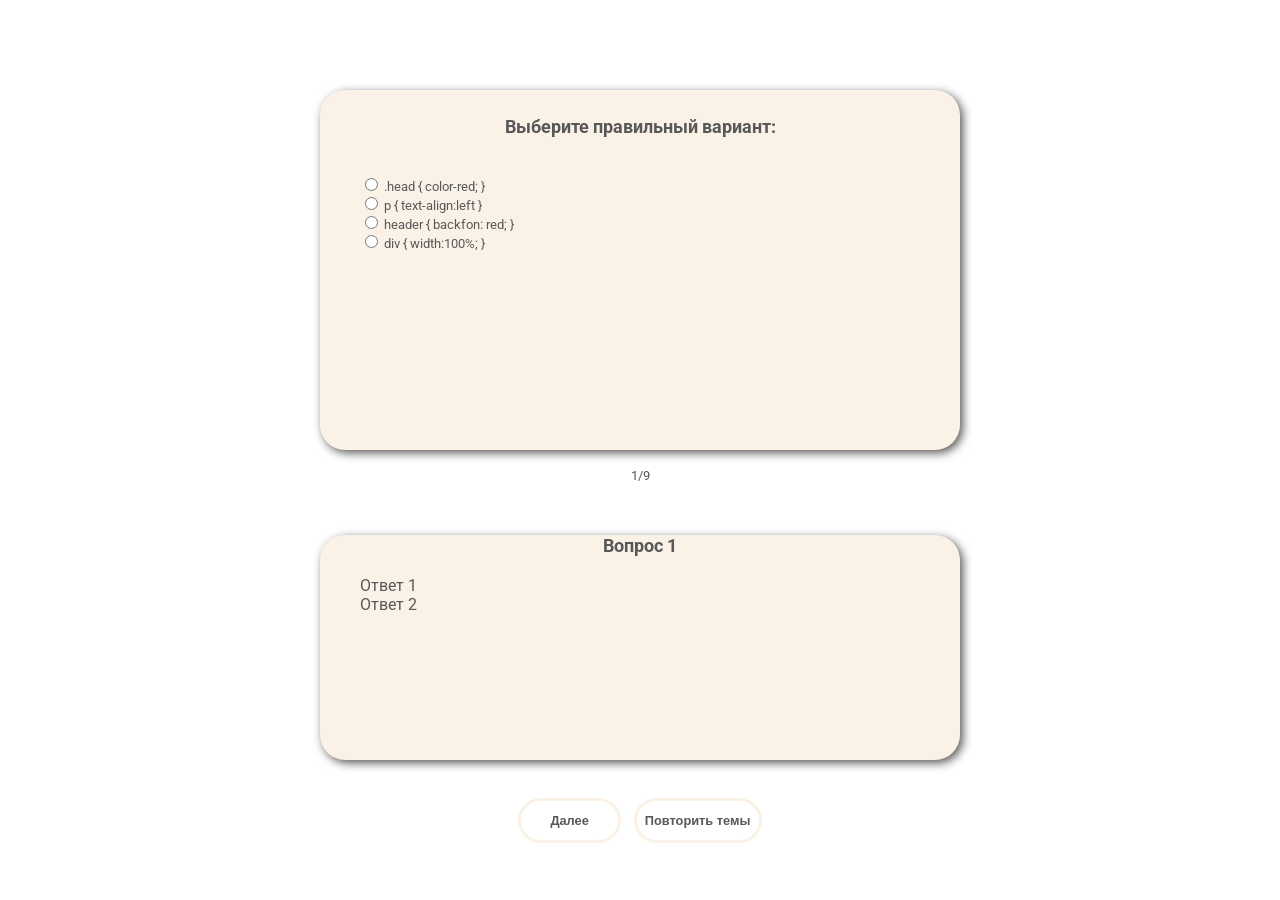
<file: test/courser/BasicCSS/test2.html>
<!DOCTYPE html>
<html lang="ru">
    <head>
        <meta charset="utf-8">
        <meta name="viewport" content="width=device-width, initial-scale=1">      
        <link rel="stylesheet" href="teststyle2.css">

        <link rel="preconnect" href="https://fonts.gstatic.com">
        <link href="https://fonts.googleapis.com/css2?family=Russo+One&display=swap" rel="stylesheet">

        <link rel="preconnect" href="https://fonts.gstatic.com">
        <link href="https://fonts.googleapis.com/css2?family=Roboto:wght@300;700&display=swap" rel="stylesheet">
    </head>
    <body>
        <div class="test" id="test">
            <!--Блок с вопросами-->
            <div class="test-questions" id="questions">
                <!--<div class="test-questions-item">  Блок с элементами

                    <div class="test-questions-item_question">Вопрос 1</div> Блок с вопросом
                    <ul class="test-questions-item_answers">  Блок с ответом
                        <li>
                            <label>
                                <input type="radio" name="q1">
                                Ответ 1
                            </label>
                        </li>

                        <li>
                            <label>
                                <input type="radio" name="q1">
                                Ответ 2
                            </label>
                        </li>
                    </ul>
                </div>-->
            </div>

            <!--Блок с индикаторами(кол-во отвеченных вопросов и всего)-->
            <div class="test-indicator" id="indicator">1/10</div>


            <!--Блок с результатами-->
            <div class="test-results" id="results">
                <div class="test-results-item"><!--Блок с результатами-->

                    <div class="test-results-item_question">Вопрос 1</div><!--Блок с вопросом-->
                    <ul class="test-results-item_answers"><!--Блок с ответом-->
                        <li>Ответ 1</li>
                        <li>Ответ 2</li>
                    </ul>
                </div>
            </div>

            
            <!--Блок с кнопками-->
            <div class="test-controls">
                <button class="btn-next" id="btn-next" disabled>Далее</button><!--Кнопка переход к след вопросу-->
                <button class="btn-restart" id="btn-restart">С начала</button><!--Скорее всего уберем ее.Должна появляться в конце теста-->
                <form action="basiccss1.html">
                <button class="btn-tema">Повторить темы</button>
            </form>
            </div>


        </div>

        <script src="scripts2.js"></script>
    </body>

</html>
</file>
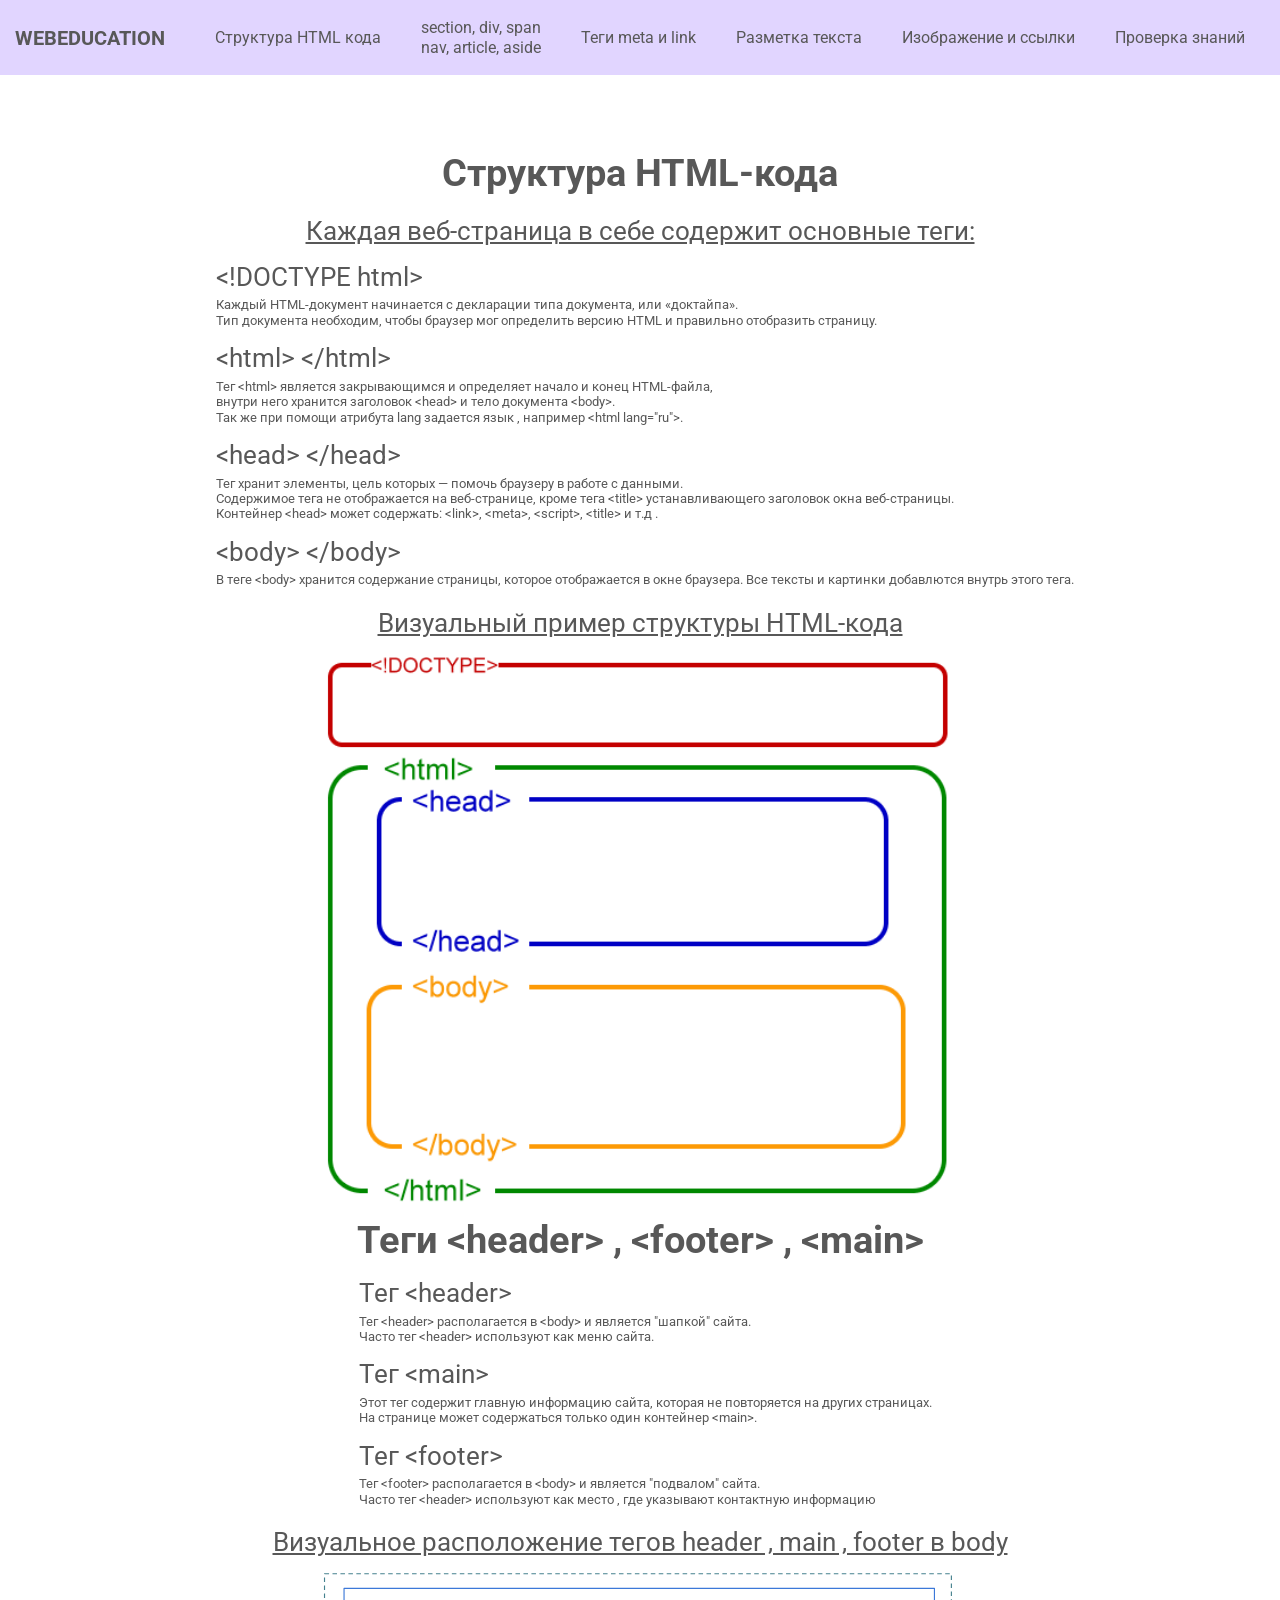
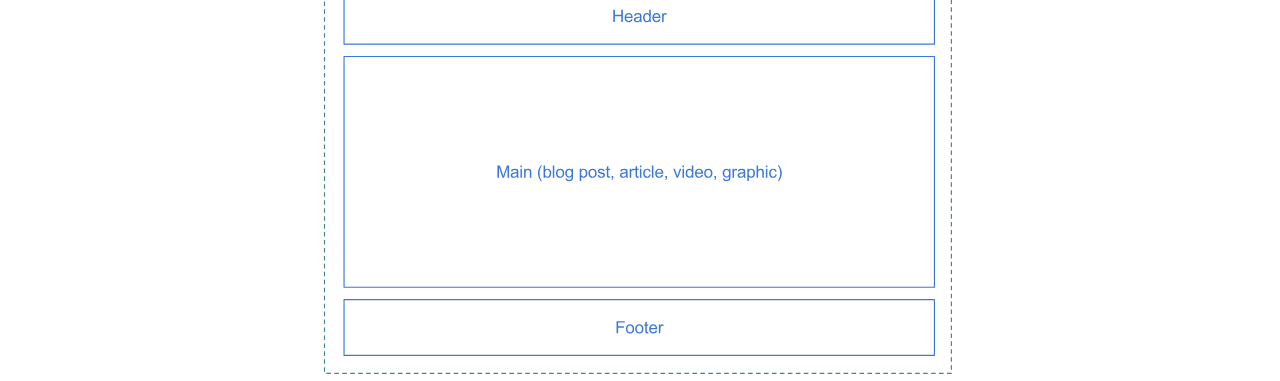
<file: test/courser/BasicHTML/basichtml0.html>
<!DOCTYPE html>
<html lang="ru">
    <head>
        <meta charset="utf-8">
        <meta name="viewport" content="width=device-width, initial-scale=1">
        <title>Основы HTML</title> 
        <link rel="stylesheet" href="../CSS/basicstyle.css">

        <link rel="preconnect" href="https://fonts.gstatic.com">
        <link href="https://fonts.googleapis.com/css2?family=Russo+One&display=swap" rel="stylesheet">

        <link rel="preconnect" href="https://fonts.gstatic.com">
        <link href="https://fonts.googleapis.com/css2?family=Roboto:wght@300;700&display=swap" rel="stylesheet">
    </head>
    <body>
        <section class="all">
          <!--  <aside class="ahtml">
                <a href="../../coursers.php" class="t0"><img src="IMG/iconback.svg" alt=""></a>
                <ul>

                    <a href="basichtml0.html" class="t1" ><li>Структура HTML-кода<br>
                        Теги header , footer и main</li></a>
                    <a href="basichtml1.html" class="t2"><li>Теги section , div , span<br>
                        Теги nav , article , aside</li></a>
                    <a href="basichtml2.html" class="t3"><li>Теги meta и link</li></a>
                    <a href="basichtml3.html" class="t4"><li>Разметка текста</li></a>
                    <a href="basichtml4.html" class="t5"><li>Изображения и ссылки</li></a>
                    <a href="testBD.php" class="t6"><li>Проверка знаний</li></a>
                </ul>
            </aside>-->
            <nav class="navbar">
                <div class="container_nav">
                  <div class="navbar__wrap">
                    <div class="hamb">
                      <div class="hamb__field" id="hamb">
                        <span class="bar"></span>
                        <span class="bar"></span>
                        <span class="bar"></span>
                      </div>
                    </div>
                    <a href="../../coursers.php" class="logo" id="logo">WebEducation</a>
                    <ul class="menu" id="menu">
                      <li><a href="basichtml0.html">Структура HTML кода</a></li>
                      <li><a href="basichtml1.html">section, div, span <br>
                                                    nav, article, aside</a></li>
                      <li><a href="basichtml2.html">Теги meta и link</a></li>
                      <li><a href="basichtml3.html">Разметка текста</a></li>
                      <li><a href="basichtml4.html">Изображение и ссылки</a></li>
                      <li><a href="../testBD.php?id=1">Проверка знаний</a></li>
                    </ul>
                  </div>
                </div>
              </nav>
           
          <div class="popup" id="popup"></div>
            
            <main>
            <section class="info">


                <!--Структура HTML-кода-->
                <h1>Структура HTML-кода</h1>
                <p><u>Каждая веб-страница в себе содержит основные теги:</u></p>
                <dl>
                    <dt>&lt;!DOCTYPE html&gt;</dt>
                    <dd>Каждый HTML-документ начинается с декларации типа документа, или «доктайпа».
                        <br> Тип документа необходим, чтобы браузер мог определить версию HTML и правильно отобразить страницу.</dd>

                    <dt>&lt;html&gt; &lt;/html&gt;</dt>
                    <dd>Тег &lt;html&gt; является закрывающимся и  определяет начало и конец HTML-файла,
                        <br> внутри него хранится заголовок &lt;head&gt; и тело документа &lt;body&gt;.
                    <br> Так же при помощи атрибута lang задается язык , например &lt;html lang="ru"&gt;. </dd>

                    <dt>&lt;head&gt; &lt;/head&gt;</dt>
                    <dd>Тег <head> хранит элементы, цель которых — помочь браузеру в работе с данными. 
                        <br> Содержимое тега  не отображается на веб-странице, кроме тега &lt;title&gt; устанавливающего заголовок окна веб-страницы.              
                        <br> Контейнер &lt;head&gt; может содержать:  &lt;link&gt;, &lt;meta&gt;, &lt;script&gt;,  &lt;title&gt; и т.д .</dd>

                    <dt>&lt;body&gt; &lt;/body&gt;</dt>
                    <dd>В теге &lt;body&gt; хранится содержание страницы, которое отображается в окне браузера. Все тексты и картинки добавлются внутрь этого тега.</dd>
                </dl>
                <P><u>Визуальный пример структуры HTML-кода</u></P>
                <img src="IMG/htmlstru.png" alt="Структура HTML-кода">


                  <!--heDER FOOTER MAIN-->

                <h2>Теги &lt;header&gt; , &lt;footer&gt; , &lt;main&gt;</h2>
                <dl>
                    <dt>Тег &lt;header&gt;</dt>
                    <dd>Тег &lt;header&gt; располагается в &lt;body&gt; и является "шапкой" сайта.
                        <br>Часто тег &lt;header&gt; используют как меню сайта. </dd>

                    <dt>Тег &lt;main&gt;</dt>
                    <dd>Этот тег содержит главную информацию сайта, которая не повторяется на других страницах.
                        <br> На странице может содержаться только один контейнер &lt;main&gt;.</dd>

                    <dt>Тег &lt;footer&gt;</dt>
                    <dd>Тег &lt;footer&gt; располагается в &lt;body&gt; и является "подвалом" сайта.
                        <br>Часто тег &lt;header&gt; используют как место , где указывают контактную информацию </dd>
                </dl>
                <p><u>Визуальное расположение  тегов header , main , footer в body</u></p>
                <img src="IMG/hmf.svg" alt="Расположение тегов header , main , footer">

            </main>
        </section>

        </section>
    </body>
<script src="../burger.js"></script>
</html>
</file>
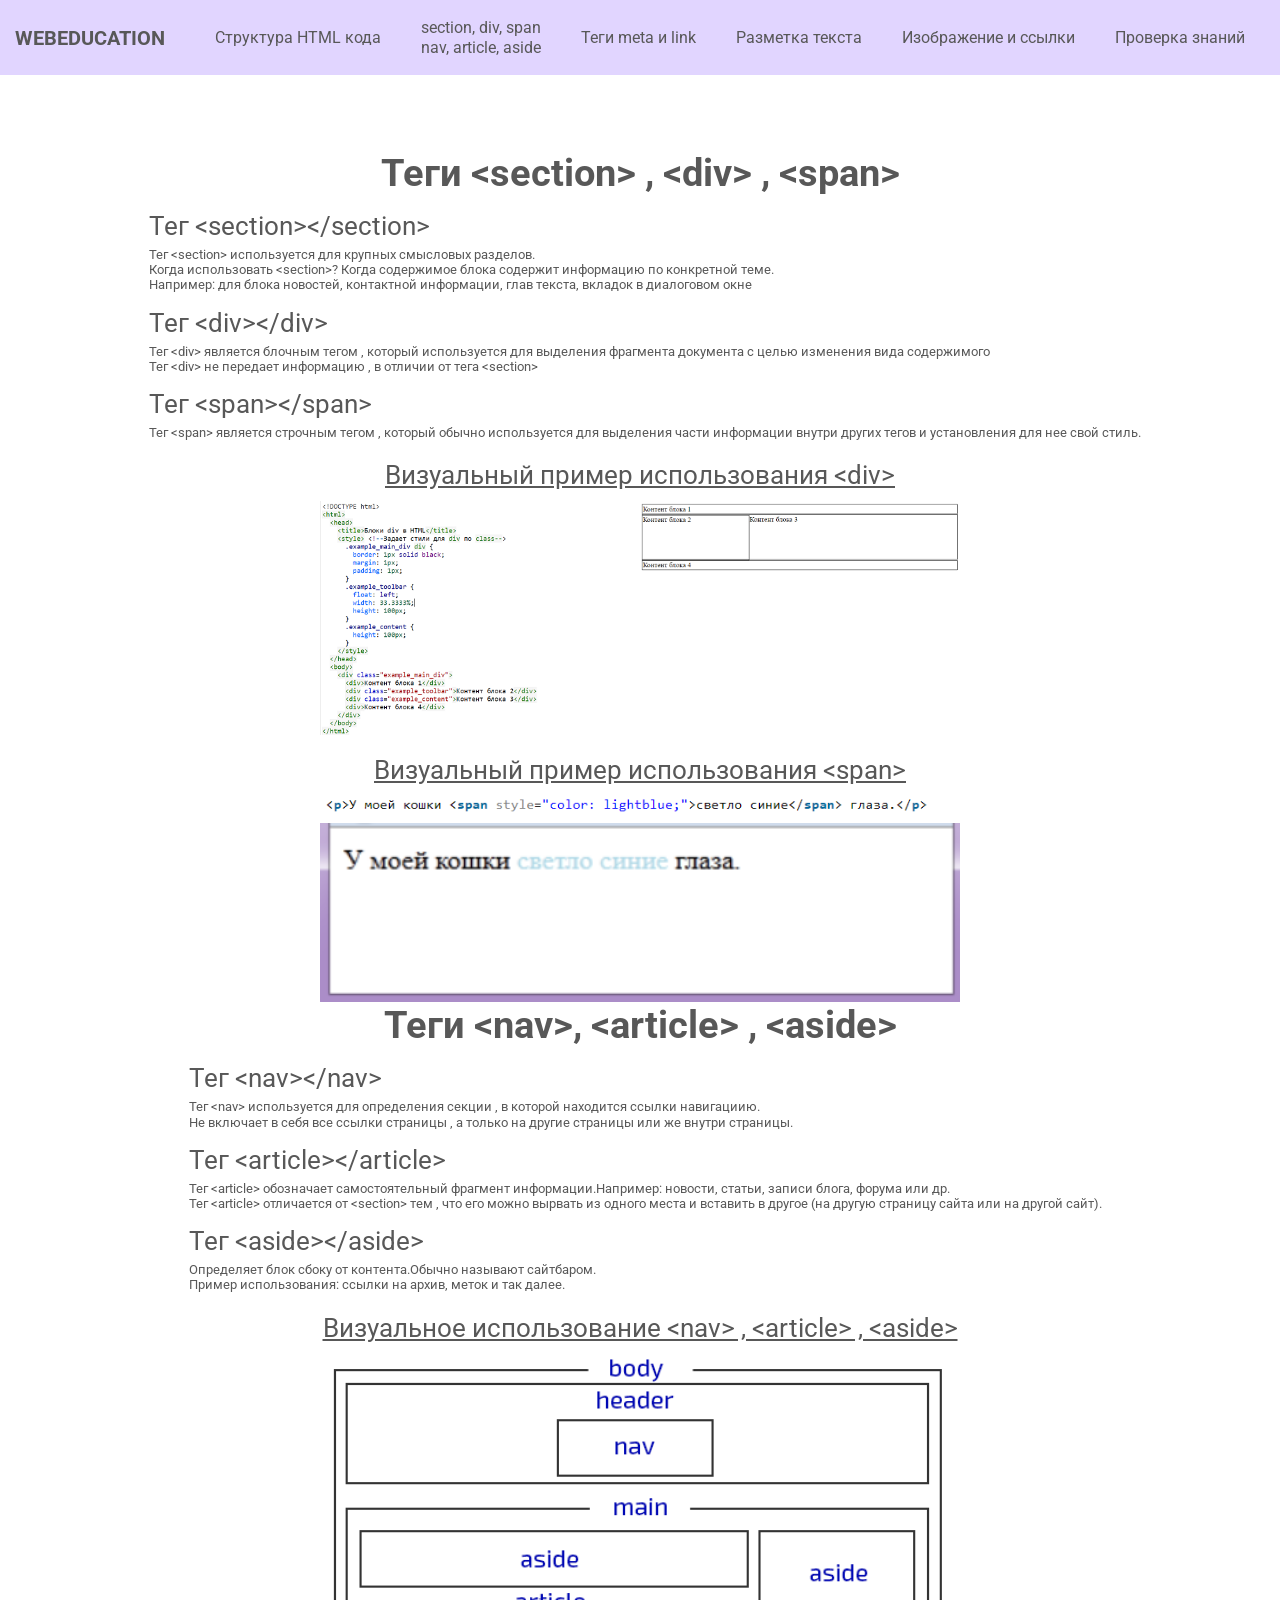
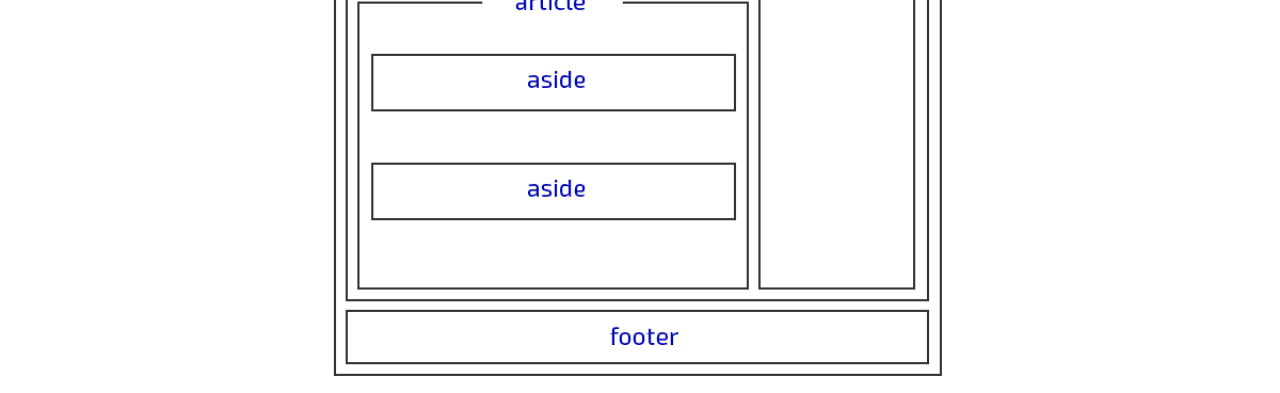
<file: test/courser/BasicHTML/basichtml1.html>
<!DOCTYPE html>
<html lang="ru">
    <head>
        <meta charset="utf-8">
        <meta name="viewport" content="width=device-width, initial-scale=1">
        <title>Основы HTML</title> 
        <link rel="stylesheet" href="../CSS/basicstyle.css">

        <link rel="preconnect" href="https://fonts.gstatic.com">
        <link href="https://fonts.googleapis.com/css2?family=Russo+One&display=swap" rel="stylesheet">

        <link rel="preconnect" href="https://fonts.gstatic.com">
        <link href="https://fonts.googleapis.com/css2?family=Roboto:wght@300;700&display=swap" rel="stylesheet">
    </head>
    <body>
        <section class="all">

            <nav class="navbar">
                <div class="container_nav">
                  <div class="navbar__wrap">
                    <div class="hamb">
                      <div class="hamb__field" id="hamb">
                        <span class="bar"></span>
                        <span class="bar"></span>
                        <span class="bar"></span>
                      </div>
                    </div>
                    <a href="../../coursers.php" class="logo" id="logo">WebEducation</a>
                    <ul class="menu" id="menu">
                      <li><a href="basichtml0.html">Структура HTML кода</a></li>
                      <li><a href="basichtml1.html">section, div, span <br>
                                                    nav, article, aside</a></li>
                      <li><a href="basichtml2.html">Теги meta и link</a></li>
                      <li><a href="basichtml3.html">Разметка текста</a></li>
                      <li><a href="basichtml4.html">Изображение и ссылки</a></li>
                      <li><a href="../testBD.php?id=1">Проверка знаний</a></li>
                    </ul>
                  </div>
                </div>
              </nav>
           
          <div class="popup" id="popup"></div>

            <main>
            <section class="info">

                <!--Теги section div span-->
                <h1>Теги &lt;section&gt; , &lt;div&gt; , &lt;span&gt;</h1>
                <dl>
                    <dt>Тег &lt;section&gt;&lt;/section&gt;</dt>
                    <dd> Тег &lt;section&gt; используется для крупных смысловых разделов. 
                       <br> Когда использовать &lt;section&gt;? Когда содержимое блока содержит информацию по конкретной теме.
                       <br> Например: для блока новостей, контактной информации, глав текста, вкладок в диалоговом окне 
                    </dd> 


                    <dt>Тег &lt;div&gt;&lt;/div&gt;</dt>
                    <dd>Тег &lt;div&gt; является блочным тегом , который используется для выделения фрагмента документа с целью изменения вида содержимого
                       <br> Тег &lt;div&gt; не передает информацию , в отличии от тега &lt;section&gt; </dd>

                    <dt>Тег &lt;span&gt;&lt;/span&gt;</dt>
                    <dd>Тег &lt;span&gt является строчным тегом , который обычно используется для выделения части информации внутри других тегов и установления для нее свой стиль.</dd>

                </dl>
                <p> <u>Визуальный пример использования &lt;div&gt;</u> </p>
                <img src="IMG/div.png" alt="Использование div">

                <p><u>Визуальный пример использования &lt;span&gt;</u> </p>
                <img src="IMG/span1.png" alt="Код для span">
                <img src="IMG/span2.png" alt="Изменения на странице">


                  <!--nav article aside-->

                <h2>Теги &lt;nav&gt;, &lt;article&gt; , &lt;aside&gt;</h2>
                <dl>
                    <dt>Тег &lt;nav&gt;&lt;/nav&gt;</dt>
                    <dd>Тег &lt;nav&gt; используется для определения секции , в которой находится ссылки навигациию.
                        <br>Не включает в себя все ссылки страницы , а только на другие страницы или же внутри страницы. </dd>

                    <dt>Тег &lt;article&gt;&lt;/article&gt;</dt>
                    <dd>Тег &lt;article&gt; обозначает самостоятельный фрагмент информации.Например: новости, статьи, записи блога, форума или др.
                        <br>Тег &lt;article&gt;  отличается от  &lt;section&gt; тем , что его можно вырвать из одного места и вставить в другое (на другую страницу сайта или на другой сайт).</dd>

                    <dt>Тег &lt;aside&gt;&lt;/aside&gt;</dt>
                    <dd>Определяет блок сбоку от контента.Обычно называют сайтбаром.
                       <br> Пример использования: ссылки на архив, меток и так далее. </dd>
                </dl>
                <p><u>Визуальное использование &lt;nav&gt; , &lt;article&gt; , &lt;aside&gt; </u></p>
                <img src="IMG/naa.png" alt="Расположение тегов nav , article , aside">
            </section>
            </main>

        </section>
    </body>

    <script src="../burger.js"></script>

</html>
</file>
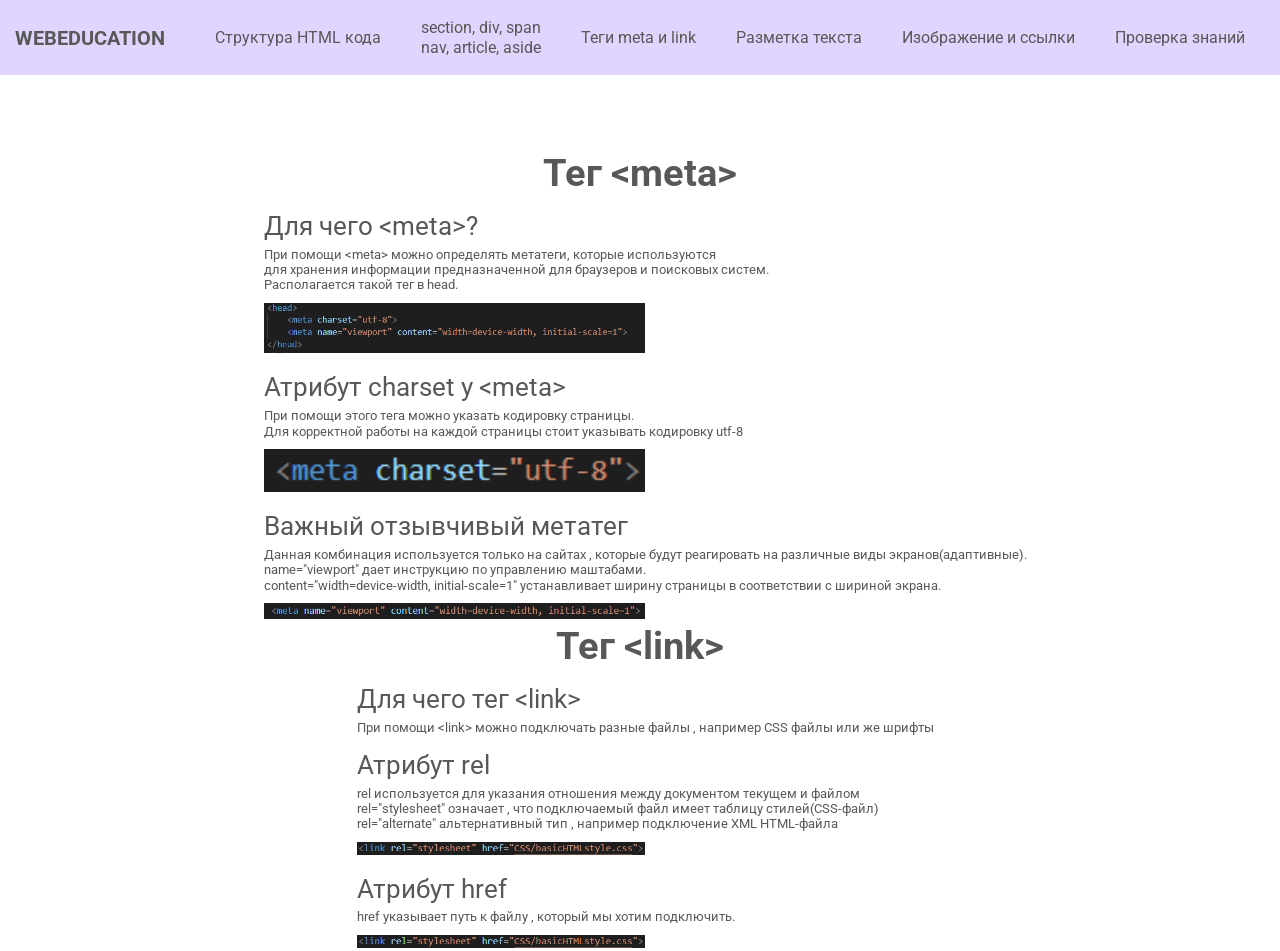
<file: test/courser/BasicHTML/basichtml2.html>
<!DOCTYPE html>
<html lang="ru">
    <head>
        <meta charset="utf-8">
        <meta name="viewport" content="width=device-width, initial-scale=1">
        <title>Основы HTML</title> 
        <link rel="stylesheet" href="../CSS/basicstyle.css">

        <link rel="preconnect" href="https://fonts.gstatic.com">
        <link href="https://fonts.googleapis.com/css2?family=Russo+One&display=swap" rel="stylesheet">

        <link rel="preconnect" href="https://fonts.gstatic.com">
        <link href="https://fonts.googleapis.com/css2?family=Roboto:wght@300;700&display=swap" rel="stylesheet">
    </head>
    <body>
        <section class="all">
            <nav class="navbar">
                <div class="container_nav">
                  <div class="navbar__wrap">
                    <div class="hamb">
                      <div class="hamb__field" id="hamb">
                        <span class="bar"></span>
                        <span class="bar"></span>
                        <span class="bar"></span>
                      </div>
                    </div>
                    <a href="../../coursers.php" class="logo" id="logo">WebEducation</a>
                    <ul class="menu" id="menu">
                      <li><a href="basichtml0.html">Структура HTML кода</a></li>
                      <li><a href="basichtml1.html">section, div, span <br>
                                                    nav, article, aside</a></li>
                      <li><a href="basichtml2.html">Теги meta и link</a></li>
                      <li><a href="basichtml3.html">Разметка текста</a></li>
                      <li><a href="basichtml4.html">Изображение и ссылки</a></li>
                      <li><a href="../testBD.php?id=1">Проверка знаний</a></li>
                    </ul>
                  </div>
                </div>
              </nav>
           
          <div class="popup" id="popup"></div>

            <main>
            <section class="info">

                <!--Тег meta-->
                <h1>Тег &lt;meta&gt; </h1>
                <dl>
                    <dt>Для чего &lt;meta&gt;?</dt>
                    <dd> При помощи &lt;meta&gt; можно определять метатеги, которые используются 
                       <br> для хранения информации предназначенной для браузеров и поисковых систем.
                       <br>Располагается такой тег в head. 
                    </dd>
                    <img src="IMG/hme.png" alt="Метатег в head"> 


                    <dt>Атрибут charset у &lt;meta&gt;</dt>
                    <dd>При помощи этого тега можно указать кодировку страницы.
                       <br> Для корректной работы на каждой страницы стоит указывать кодировку utf-8 
                    </dd>
                    <img src="IMG/utf.png" alt="Пример кода utf-8">

                    <dt>Важный отзывчивый метатег</dt>
                    <dd>Данная комбинация используется только на сайтах , которые будут реагировать на различные виды экранов(адаптивные).
                        <br> name="viewport" дает инструкцию по управлению маштабами.
                        <br> content="width=device-width, initial-scale=1" устанавливает ширину страницы в соответствии с шириной экрана.
                    </dd>
                    <img src="IMG/vie.png" alt="vie">
                </dl>


                  <!--link-->

                <h2>Тег &lt;link&gt;</h2>
                <dl>
                    <dt>Для чего тег &lt;link&gt;</dt>
                    <dd>При помощи &lt;link&gt; можно подключать разные файлы , например CSS файлы или же шрифты </dd>

                    <dt>Атрибут rel</dt>
                    <dd>rel используется для указания отношения между документом текущем и файлом
                        <br> rel="stylesheet" означает , что подключаемый файл имеет таблицу стилей(CSS-файл)
                        <br> rel="alternate" альтернативный тип , например подключение XML HTML-файла
                        <br> <img src="IMG/rel.png" alt="Ипольщование rel">
                    </dd>

                    <dt>Атрибут href</dt>
                    <dd>href указывает путь к файлу , который мы хотим подключить.
                       <br><img src="IMG/rel.png" alt="HREF"> </dd>
                </dl>
            </section>
            </main>

        </section>
    </body>
    <script src="../burger.js"></script>
</html>
</file>
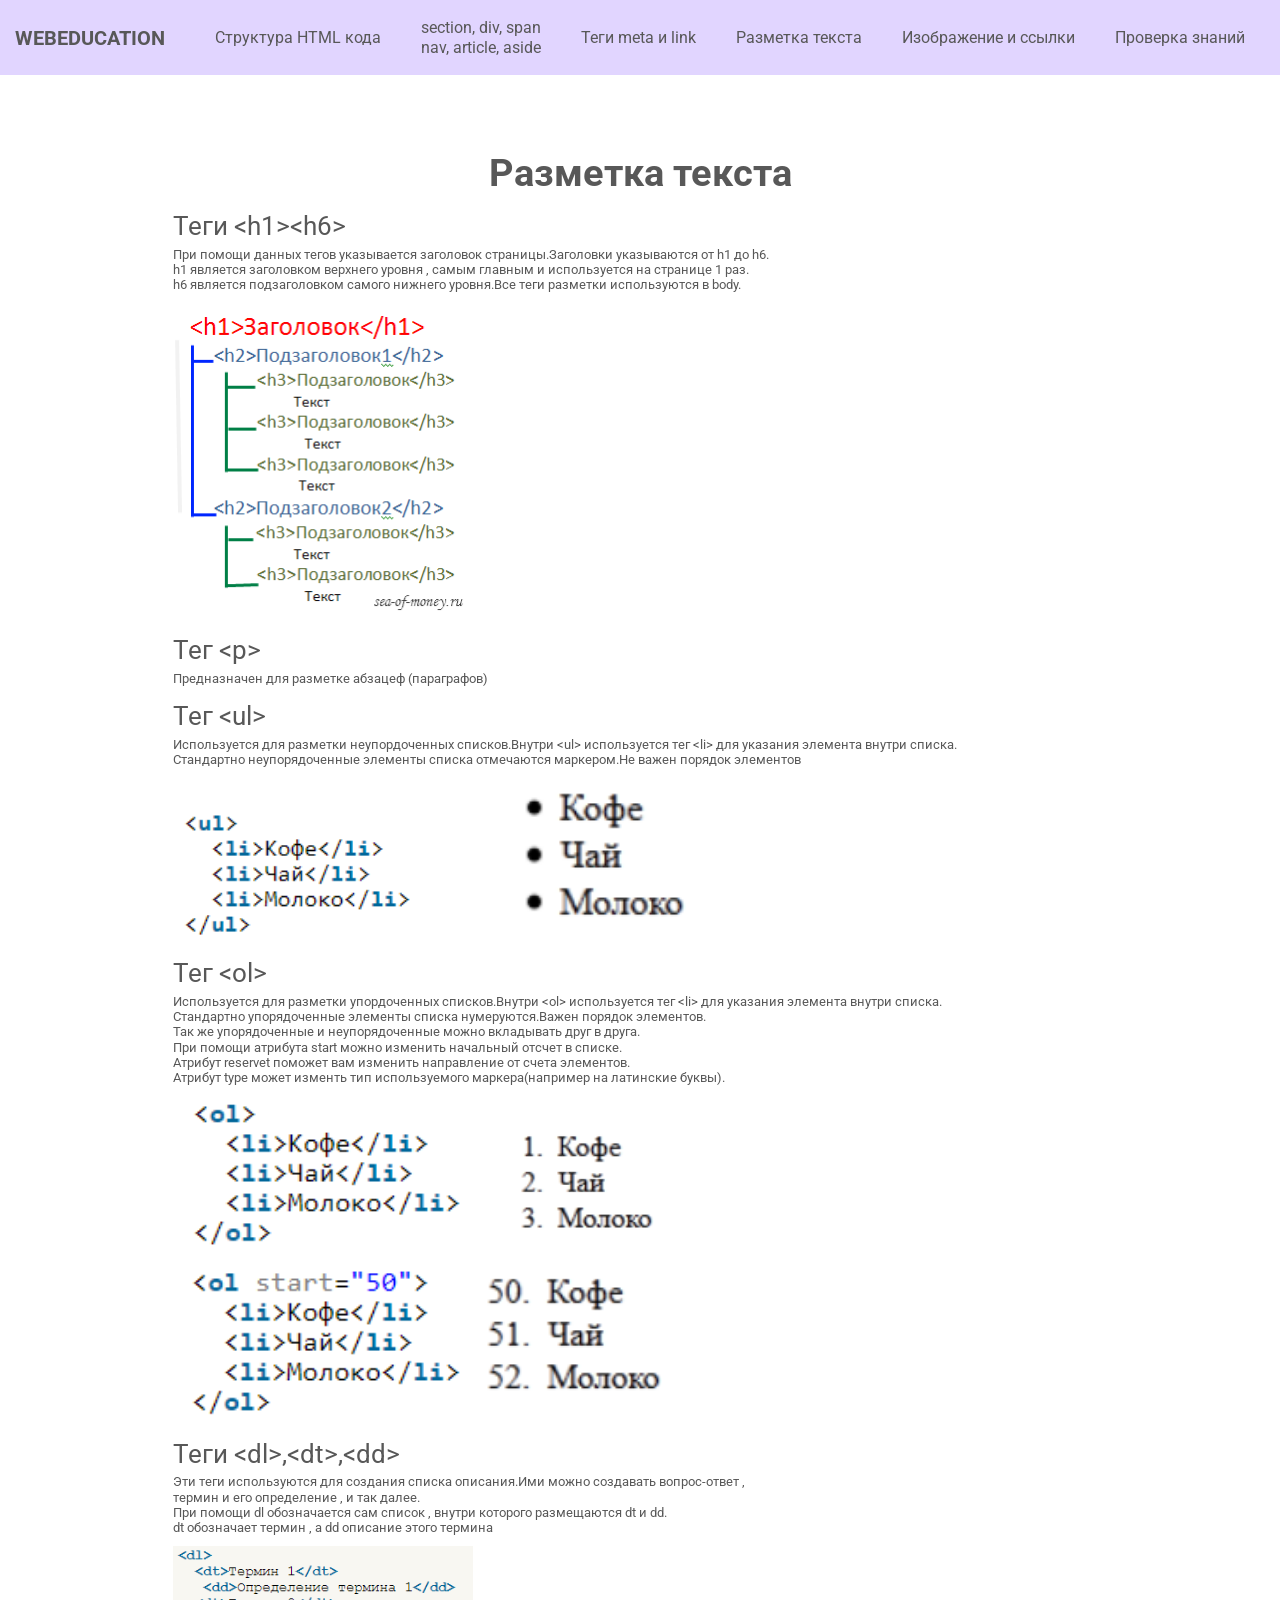
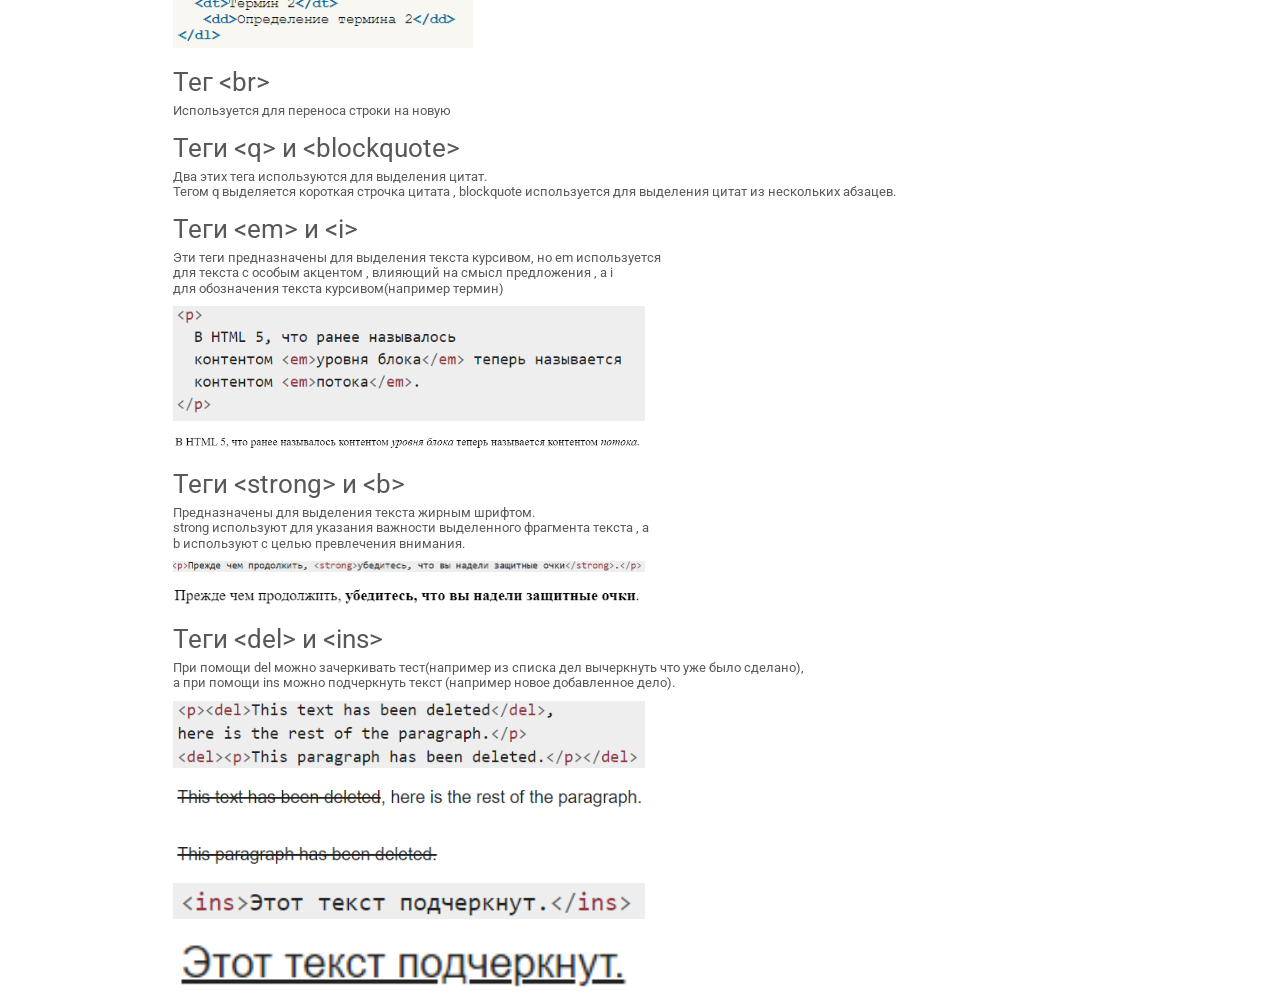
<file: test/courser/BasicHTML/basichtml3.html>
<!DOCTYPE html>
<html lang="ru">
    <head>
        <meta charset="utf-8">
        <meta name="viewport" content="width=device-width, initial-scale=1">
        <title>Основы HTML</title> 
        <link rel="stylesheet" href="../CSS/basicstyle.css">

        <link rel="preconnect" href="https://fonts.gstatic.com">
        <link href="https://fonts.googleapis.com/css2?family=Russo+One&display=swap" rel="stylesheet">

        <link rel="preconnect" href="https://fonts.gstatic.com">
        <link href="https://fonts.googleapis.com/css2?family=Roboto:wght@300;700&display=swap" rel="stylesheet">
    </head>
    <body>
        <section class="all">
            <nav class="navbar">
                <div class="container_nav">
                  <div class="navbar__wrap">
                    <div class="hamb">
                      <div class="hamb__field" id="hamb">
                        <span class="bar"></span>
                        <span class="bar"></span>
                        <span class="bar"></span>
                      </div>
                    </div>
                    <a href="../../coursers.php" class="logo" id="logo">WebEducation</a>
                    <ul class="menu" id="menu">
                      <li><a href="basichtml0.html">Структура HTML кода</a></li>
                      <li><a href="basichtml1.html">section, div, span <br>
                                                    nav, article, aside</a></li>
                      <li><a href="basichtml2.html">Теги meta и link</a></li>
                      <li><a href="basichtml3.html">Разметка текста</a></li>
                      <li><a href="basichtml4.html">Изображение и ссылки</a></li>
                      <li><a href="../testBD.php?id=1">Проверка знаний</a></li>
                    </ul>
                  </div>
                </div>
              </nav>
           
          <div class="popup" id="popup"></div>

            <main>
            <section class="info">




                <!--Разметка текста-->
                <h1>Разметка текста</h1>
                <dl>
                    <dt>Теги &lt;h1&gt;&lt;h6&gt;</dt>
                    <dd>При помощи данных тегов указывается заголовок страницы.Заголовки указываются от h1 до h6.
                        <br>h1 является заголовком верхнего уровня , самым главным и используется на странице 1 раз.
                        <br>h6 является подзаголовком самого нижнего уровня.Все теги разметки используются в body.
                    </dd>
                    <img src="IMG/h.png" alt="Иерархия заголовков" class="img300"> 

                    <dt>Тег &lt;p&gt;</dt>
                    <dd>Предназначен для разметке абзацеф (параграфов)</dd>

                    <dt>Тег &lt;ul&gt;</dt>
                    <dd>Используется для разметки неупордоченных списков.Внутри &lt;ul&gt; используется тег &lt;li&gt; для указания элемента внутри списка.
                        <br>Стандартно неупорядоченные элементы списка отмечаются маркером.Не важен порядок элементов</dd>
                    <img src="IMG/ul1.png" class="img300" alt="Код неупорядоченных списков">
                    <img src="IMG/ul2.png" class="img300" alt="Итог неупорядоченного списка">

                    <dt>Тег &lt;ol&gt;</dt>
                    <dd>Используется для разметки упордоченных списков.Внутри &lt;ol&gt; используется тег &lt;li&gt; для указания элемента внутри списка.
                        <br>Стандартно упорядоченные элементы списка нумеруются.Важен порядок элементов.
                        <br> Так же упорядоченные и неупорядоченные можно вкладывать друг в друга.
                        <br>При помощи атрибута start можно изменить начальный отсчет в списке.
                        <br>Атрибут reservet поможет вам изменить направление от счета элементов.
                        <br>Атрибут type может изменть тип используемого маркера(например на латинские буквы).</dd>
                    <img  class="img300"src="IMG/ol1.png"  alt="Код упорядоченного списка"> 
                    <img class="img300" src="IMG/ol2.png" alt="Итог упорядоченного списка"> <br>
                    <img class="img300" src="IMG/sol.png"  alt="Код упорядоченного списка">
                    <img class="img200" src="IMG/sol2.png"  alt="Итог упорядоченного списка">


                    <dt>Теги &lt;dl&gt;,&lt;dt&gt;,&lt;dd&gt;</dt>
                    <dd>Эти теги используются для создания списка описания.Ими можно создавать вопрос-ответ ,
                        <br> термин и его определение , и так далее.
                        <br> При помощи dl обозначается сам список , внутри которого размещаются dt и dd.
                        <br> dt обозначает термин , а dd описание этого термина
                    </dd>
                    <img src="IMG/dl.png" alt="Список описания"class="img300">

                    <dt>Тег &lt;br&gt; </dt>
                    <dd>Используется для переноса строки на новую </dd>

                    <dt>Теги &lt;q&gt; и &lt;blockquote&gt;</dt>
                    <dd>Два этих тега используются для выделения цитат.
                        <br>Тегом q выделяется короткая строчка цитата , blockquote используется для выделения цитат из нескольких абзацев. </dd>

                    <dt>Теги &lt;em&gt; и &lt;i&gt;</dt>
                    <dd>Эти теги предназначены для выделения текста курсивом, но em используется
                        <br> для текста с особым акцентом , влияющий на смысл предложения , а i 
                        <br> для обозначения текста курсивом(например термин)</dd>
                    <img src="IMG/em1.png"  alt="Код с em"> <br>
                    <img src="IMG/em2.png"  alt="Результат с em">

                    <dt>Теги &lt;strong&gt; и &lt;b&gt;</dt>
                    <dd>Предназначены для выделения текста жирным шрифтом.
                        <br> strong используют для указания важности выделенного фрагмента текста , а
                        <br> b используют с целью превлечения внимания. </dd>
                    <img src="IMG/strong1.png"  alt="Код strong"> <br>
                    <img src="IMG/strong2.png"  alt="Итог strong">

                    <dt>Теги &lt;del&gt; и &lt;ins&gt;</dt>
                    <dd>При помощи del можно зачеркивать тест(например из списка дел вычеркнуть что уже было сделано),
                        <br> а при помощи ins можно подчеркнуть текст (например новое добавленное дело). </dd>
                    <img src="IMG/del1.png" alt="Код с del">
                    <br><img src="IMG/del2.png"  alt="Итог с del">
                    <br><img src="IMG/ins1.png"  alt="Код с ins">
                    <br><img src="IMG/ins2.png"  alt="Итог с ins">
                </dl>
            </section>
            </main>

        </section>


    </body>
    <script src="../burger.js"></script>
</html>
</file>
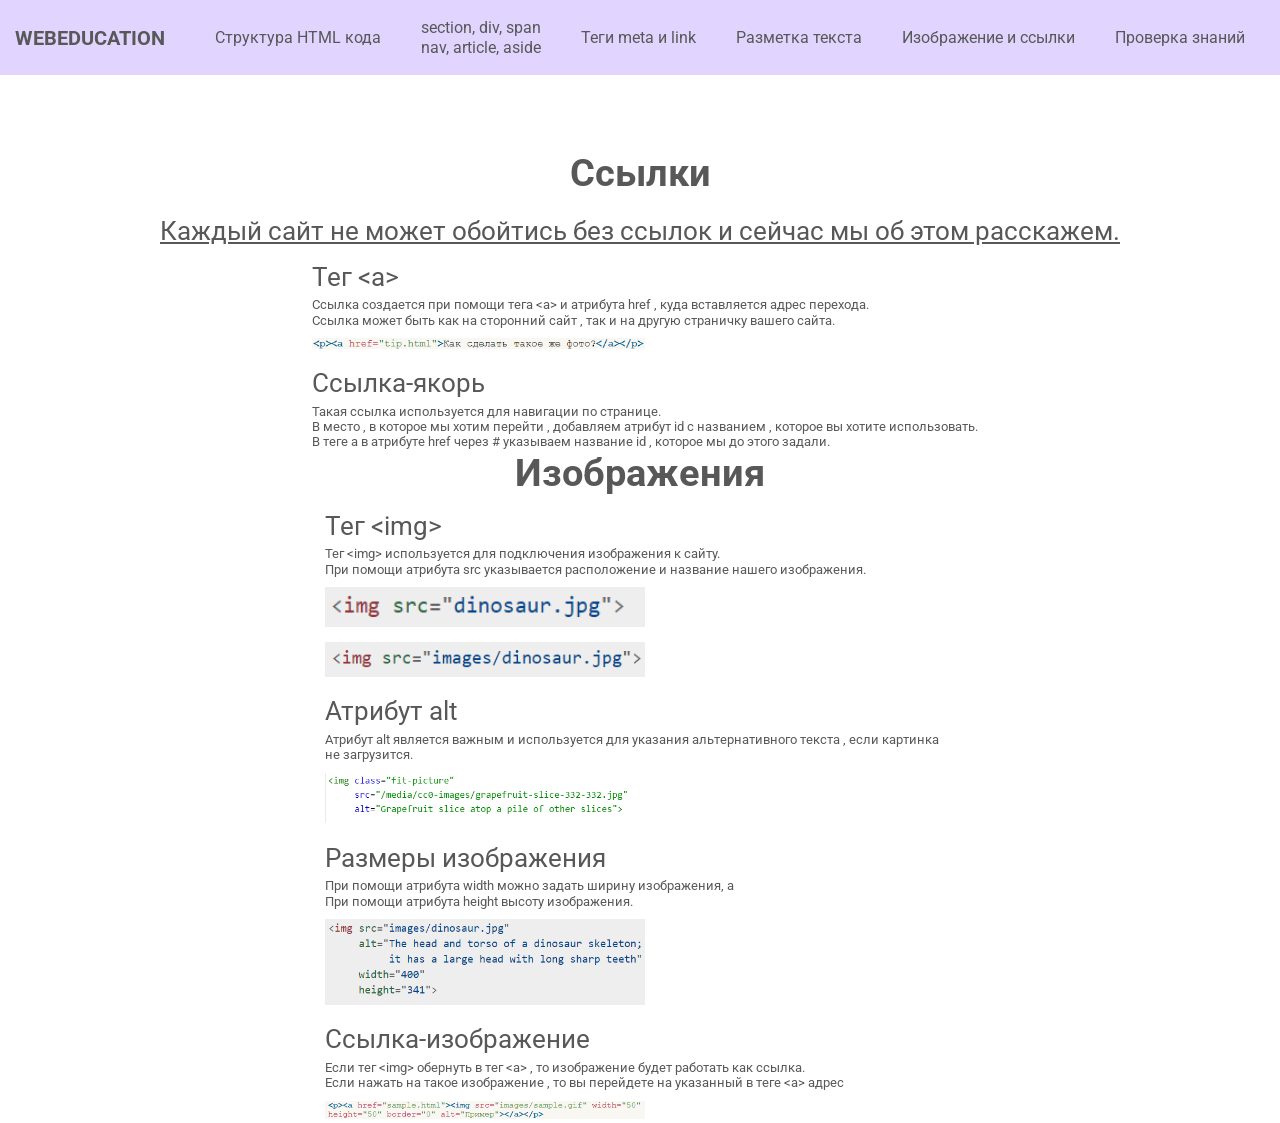
<file: test/courser/BasicHTML/basichtml4.html>
<!DOCTYPE html>
<html lang="ru">
    <head>
        <meta charset="utf-8">
        <meta name="viewport" content="width=device-width, initial-scale=1">
        <title>Основы HTML</title> 
        <link rel="stylesheet" href="../CSS/basicstyle.css">

        <link rel="preconnect" href="https://fonts.gstatic.com">
        <link href="https://fonts.googleapis.com/css2?family=Russo+One&display=swap" rel="stylesheet">

        <link rel="preconnect" href="https://fonts.gstatic.com">
        <link href="https://fonts.googleapis.com/css2?family=Roboto:wght@300;700&display=swap" rel="stylesheet">
    </head>
    <body>
        <div class="all">
            <nav class="navbar">
                <div class="container_nav">
                  <div class="navbar__wrap">
                    <div class="hamb">
                      <div class="hamb__field" id="hamb">
                        <span class="bar"></span>
                        <span class="bar"></span>
                        <span class="bar"></span>
                      </div>
                    </div>
                    <a href="../../coursers.php" class="logo" id="logo">WebEducation</a>
                    <ul class="menu" id="menu">
                      <li><a href="basichtml0.html">Структура HTML кода</a></li>
                      <li><a href="basichtml1.html">section, div, span <br>
                                                    nav, article, aside</a></li>
                      <li><a href="basichtml2.html">Теги meta и link</a></li>
                      <li><a href="basichtml3.html">Разметка текста</a></li>
                      <li><a href="basichtml4.html">Изображение и ссылки</a></li>
                      <li><a href="../testBD.php?id=1">Проверка знаний</a></li>
                    </ul>
                  </div>
                </div>
              </nav>
           
          <div class="popup" id="popup"></div>

            <main>
            <section class="info">

                <!--Ссылки-->
                <h1>Ссылки</h1>
                <p><u>Каждый сайт не может обойтись без ссылок и сейчас мы об этом расскажем.</u></p>
                <dl>
                    <dt>Тег &lt;a&gt;</dt>
                    <dd>Ссылка создается при помощи тега &lt;a&gt; и атрибута href , куда вставляется адрес перехода.
                        <br>Ссылка может быть как на сторонний сайт , так и на другую страничку вашего сайта.</dd>
                    <img src="IMG/a.png" alt="Использование тега a">

                    <dt>Ссылка-якорь</dt>
                    <dd>Такая ссылка используется для навигации по странице.
                        <br>В место , в которое мы хотим перейти , добавляем атрибут id с названием , которое вы хотите использовать.
                        <br>В теге a в атрибуте href через # указываем название id , которое мы до этого задали. </dd>
                </dl>


                  <!--Изображения-->

                <h2>Изображения</h2>
                <dl>
                    <dt>Тег &lt;img&gt;</dt>
                    <dd>Тег &lt;img&gt; используется для подключения изображения к сайту.
                        <br>При помощи атрибута src указывается расположение и название нашего изображения. </dd>
                    <img src="IMG/img1.png" alt="Использование тега img">
                    <img src="IMG/img2.png" alt="Использование тега img">

                    <dt>Атрибут alt</dt>
                    <dd>Атрибут alt является важным и используется для указания альтернативного текста , если картинка 
                        <br>не загрузится.
                    </dd>
                    <img src="IMG/alt.png" alt="Использование alt">

                    <dt>Размеры изображения</dt>
                    <dd>При помощи атрибута width можно задать ширину изображения, а 
                        <br>При помощи атрибута height высоту изображения. </dd>
                    <img src="IMG/size.png" alt="Задаем размеры">

                    <dt>Ссылка-изображение</dt>
                    <dd>Если тег &lt;img&gt; обернуть в тег &lt;a&gt; , то изображение будет работать как ссылка.
                        <br>Если нажать на такое изображение , то вы перейдете на указанный в теге &lt;a&gt; адрес  </dd>
                    <img src="IMG/aimg.png" alt="Создание ссылки изображения">
                </dl>
            </div>
            </main>

        </div>
    </body>
    <script src="../burger.js"></script>
</html>
</file>
<file: Style/style.css>
@charset "UTF-8";
/*Переменные*/
/*---------------------*/
body {
  font-family: 'Russo One', sans-serif;
  overflow: hidden;
  color: #585858;
}

.wrapper {
  min-height: 100%;
  overflow: hidden;
  display: -webkit-box;
  display: -ms-flexbox;
  display: flex;
  background-image: url(../Image/start/Web_SVG.svg);
  background-repeat: no-repeat;
  background-size: contain;
  background-position: 70%;
  -webkit-box-align: center;
      -ms-flex-align: center;
          align-items: center;
}

@media (max-width: 501px) {
  .wrapper {
    background-size: cover;
    background-position: 0%;
  }
}

.container {
  max-width: 1202px;
  margin: 5vh auto;
}

@media (max-width: 1200px) {
  .container {
    max-width: 978px;
  }
}

@media (max-width: 992px) {
  .container {
    max-width: 768px;
  }
}

@media (max-width: 787px) {
  .container {
    max-width: 680px;
  }
}

@media (max-width: 501px) {
  .container {
    max-width: 500px;
  }
}

.block__textbtn {
  -webkit-box-flex: 1;
      -ms-flex: 1 0 100px;
          flex: 1 0 100px;
}

.block__text {
  text-align: center;
}

.block__text h1 {
  font-size: 5vw;
  font-weight: lighter;
  margin-top: 5vw;
}

@media (max-width: 787px) {
  .block__text h1 {
    margin-top: 10vw;
    font-size: 70px;
  }
}

@media (max-width: 501px) {
  .block__text h1 {
    font-size: 40px;
  }
}

.block__text h2 {
  font-size: 2vw;
  font-weight: lighter;
  line-height: 50px;
}

@media (max-width: 787px) {
  .block__text h2 {
    margin-top: 20px;
    margin-bottom: 150px;
    font-size: 40px;
    font-weight: 100;
  }
}

@media (max-width: 501px) {
  .block__text h2 {
    font-size: 20px;
  }
}

.block__button {
  display: -webkit-box;
  display: -ms-flexbox;
  display: flex;
  -webkit-box-pack: center;
      -ms-flex-pack: center;
          justify-content: center;
  -webkit-box-align: center;
      -ms-flex-align: center;
          align-items: center;
}

.block__btnOne {
  display: inline-block;
  text-align: center;
  line-height: 60px;
  width: 300px;
  height: 70px;
  font-size: 25px;
  border: 3px solid #9C73FF;
  background: rgba(157, 115, 255, 0.3);
  border-radius: 100px;
  margin-top: 50px;
}

.block__btnOne:hover {
  background-color: #9C73FF;
}

@media (max-width: 501px) {
  .block__btnOne {
    background: rgba(157, 115, 255, 0.5);
  }
}

/*
@media (max-width: 1200px){
    .container{
        max-width: 978px;
    }

@media (max-width: 992px){
    .container{
        max-width: 668px;
    }
}

@media (max-width: 787px){

}

@media (max-width: 501px){

}*/
/*# sourceMappingURL=style.css.map */
</file>
<file: Style/enter.css>
body {
  font-family: 'Russo One', sans-serif;
  overflow: scroll;
  color: #585858;
}

.wrapper {
  min-height: 100%;
  overflow: hidden;
  display: -webkit-box;
  display: -ms-flexbox;
  display: flex;
  background-image: url(../Image/start/Reg.svg);
  background-repeat: no-repeat;
  background-size: 500px;
  background-position: 80%;
  -webkit-box-pack: center;
      -ms-flex-pack: center;
          justify-content: center;
}

@media (max-width: 501px) {
  .wrapper {
    background-size: 300px;
    background-position: 0%;
  }
}

.container {
  max-width: 1202px;
  margin: 5vh auto;
  display: -webkit-box;
  display: -ms-flexbox;
  display: flex;
  -webkit-box-orient: vertical;
  -webkit-box-direction: normal;
      -ms-flex-direction: column;
          flex-direction: column;
  -webkit-box-pack: space-evenly;
      -ms-flex-pack: space-evenly;
          justify-content: space-evenly;
}

@media (max-width: 1200px) {
  .container {
    max-width: 978px;
  }
}

@media (max-width: 992px) {
  .container {
    max-width: 768px;
  }
}

@media (max-width: 787px) {
  .container {
    max-width: 520px;
  }
}

@media (max-width: 501px) {
  .container {
    max-width: 500px;
  }
}

.header h1 {
  font-size: 70px;
}

@media (max-width: 992px) {
  .header h1 {
    text-align: center;
  }
}

@media (max-width: 787px) {
  .header h1 {
    font-size: 50px;
  }
}

@media (max-width: 501px) {
  .header h1 {
    font-size: 35px;
  }
}

.form {
  display: -webkit-box;
  display: -ms-flexbox;
  display: flex;
  -webkit-box-align: center;
      -ms-flex-align: center;
          align-items: center;
  font-size: 25px;
}

@media (max-width: 787px) {
  .form {
    font-size: 20px;
  }
}

@media (max-width: 501px) {
  .form {
    -webkit-box-pack: center;
        -ms-flex-pack: center;
            justify-content: center;
  }
}

.form__login {
  display: -webkit-box;
  display: -ms-flexbox;
  display: flex;
  -webkit-box-align: baseline;
      -ms-flex-align: baseline;
          align-items: baseline;
  -webkit-box-pack: justify;
      -ms-flex-pack: justify;
          justify-content: space-between;
  margin-bottom: 100px;
}

@media (max-width: 787px) {
  .form__login {
    margin-bottom: 50px;
  }
}

@media (max-width: 501px) {
  .form__login {
    -webkit-box-orient: vertical;
    -webkit-box-direction: normal;
        -ms-flex-direction: column;
            flex-direction: column;
    -webkit-box-align: center;
        -ms-flex-align: center;
            align-items: center;
    -webkit-box-pack: center;
        -ms-flex-pack: center;
            justify-content: center;
  }
  .form__login label {
    margin-bottom: 25px;
  }
}

.form__password {
  display: -webkit-box;
  display: -ms-flexbox;
  display: flex;
  -webkit-box-pack: justify;
      -ms-flex-pack: justify;
          justify-content: space-between;
  -webkit-box-align: baseline;
      -ms-flex-align: baseline;
          align-items: baseline;
}

@media (max-width: 501px) {
  .form__password {
    -webkit-box-orient: vertical;
    -webkit-box-direction: normal;
        -ms-flex-direction: column;
            flex-direction: column;
    -webkit-box-pack: center;
        -ms-flex-pack: center;
            justify-content: center;
    -webkit-box-align: center;
        -ms-flex-align: center;
            align-items: center;
  }
  .form__password label {
    margin-bottom: 25px;
  }
}

.form__email {
  display: -webkit-box;
  display: -ms-flexbox;
  display: flex;
  -webkit-box-pack: justify;
      -ms-flex-pack: justify;
          justify-content: space-between;
  -webkit-box-align: baseline;
      -ms-flex-align: baseline;
          align-items: baseline;
}

@media (max-width: 501px) {
  .form__email {
    -webkit-box-orient: vertical;
    -webkit-box-direction: normal;
        -ms-flex-direction: column;
            flex-direction: column;
    -webkit-box-pack: center;
        -ms-flex-pack: center;
            justify-content: center;
    -webkit-box-align: center;
        -ms-flex-align: center;
            align-items: center;
  }
  .form__email label {
    margin-bottom: 25px;
  }
}

.form__name {
  display: -webkit-box;
  display: -ms-flexbox;
  display: flex;
  -webkit-box-pack: justify;
      -ms-flex-pack: justify;
          justify-content: space-between;
  -webkit-box-align: baseline;
      -ms-flex-align: baseline;
          align-items: baseline;
}

@media (max-width: 501px) {
  .form__name {
    -webkit-box-orient: vertical;
    -webkit-box-direction: normal;
        -ms-flex-direction: column;
            flex-direction: column;
    -webkit-box-pack: center;
        -ms-flex-pack: center;
            justify-content: center;
    -webkit-box-align: center;
        -ms-flex-align: center;
            align-items: center;
  }
  .form__name label {
    margin-bottom: 25px;
  }
}

input[type=text], input[type=password], input[type=email] {
  width: 500px;
  border-radius: 100px;
  height: 60px;
  text-align: center;
  font-size: 20px;
  padding: 15px;
  margin: 0px 0 22px 30px;
  display: inline-block;
  border: none;
  background: rgba(157, 115, 255, 0.3);
}

input[type=text]:focus, input[type=password]:focus, input[type=email]:focus {
  background: rgba(157, 115, 255, 0.8);
}

@media (max-width: 787px) {
  input[type=text], input[type=password], input[type=email] {
    width: 380px;
    margin-left: 0;
  }
}

@media (max-width: 501px) {
  input[type=text], input[type=password], input[type=email] {
    width: 320px;
    margin-left: 0;
  }
}

.btn {
  display: -webkit-box;
  display: -ms-flexbox;
  display: flex;
  -ms-flex-pack: distribute;
      justify-content: space-around;
  margin-top: 50px;
}

@media (max-width: 501px) {
  .btn {
    -webkit-box-orient: vertical;
    -webkit-box-direction: normal;
        -ms-flex-direction: column;
            flex-direction: column;
    -webkit-box-align: center;
        -ms-flex-align: center;
            align-items: center;
  }
}

.btn a {
  display: -webkit-box;
  display: -ms-flexbox;
  display: flex;
  -webkit-box-align: center;
      -ms-flex-align: center;
          align-items: center;
  -webkit-box-pack: center;
      -ms-flex-pack: center;
          justify-content: center;
  color: black;
  width: 300px;
  height: 60px;
  font-size: 25px;
  border: 3px solid #9C73FF;
  border-radius: 100px;
  background: rgba(157, 115, 255, 0.3);
}

@media (max-width: 787px) {
  .btn a {
    width: 250px;
    height: 50px;
    font-size: 20px;
  }
}

.btn a:hover {
  background-color: #9C73FF;
}

input[type=submit] {
  -webkit-appearance: none;
     -moz-appearance: none;
          appearance: none;
  color: black;
  display: block;
  width: 300px;
  height: 60px;
  font-size: 25px;
  border: 3px solid #9C73FF;
  border-radius: 100px;
  background: rgba(157, 115, 255, 0.3);
}

@media (max-width: 787px) {
  input[type=submit] {
    width: 250px;
    height: 50px;
    font-size: 20px;
  }
}

@media (max-width: 501px) {
  input[type=submit] {
    margin-bottom: 20px;
  }
}

input[type=submit]:hover {
  background-color: #9C73FF;
}
/*# sourceMappingURL=enter.css.map */
</file>
<file: test/CSS/courserstyle.css>
/*
* Prefixed by https://autoprefixer.github.io
* PostCSS: v7.0.29,
* Autoprefixer: v9.7.6
* Browsers: last 4 version
*/

*{
	margin: 0;
	padding: 0;
}

a{
	text-decoration: none;
    color: #585858;
    display: -webkit-box;
    display: -ms-flexbox;
    display: flex;
}

a:hover{
    text-decoration: none;
    color: #585858;
    
}

a:link{
    text-decoration: none;
    color: none;
}

li{
	list-style: none;
}

img{
    pointer-events: none;
}

body{
    font-family: 'Russo One', sans-serif;

}

main{
    width: 90vw;
    height: 100vh;
    margin-left: auto;
    margin-right: auto;
    display: -webkit-box;
    display: -ms-flexbox;
    display: flex;
    -webkit-box-orient: vertical;
    -webkit-box-direction: normal;
        -ms-flex-direction: column;
            flex-direction: column;
}

.row1,
.row2{
    display: -webkit-box;
    display: -ms-flexbox;
    display: flex;
    margin-left: auto;
    margin-right: auto;
}

/*38vw*/

.BasicsHTML ,
.BasicsCSS ,
.BasicsHTMLCSS1,
.BasicsHTMLCSS2{
    width: 38vw;
    height: 38vh;
    margin-top: 50px;
    margin-right: 2vw;
    border-radius: 25px;
    display: -webkit-box;
    display: -ms-flexbox;
    display: flex;
}

.BasicsHTML:hover,
.BasicsCSS:hover ,
.BasicsHTMLCSS1:hover,
.BasicsHTMLCSS2:hover{
    width: 38.5vw;
    height: 38.5vh;
    -webkit-transition: 0.3s;
    -o-transition: 0.3s;
    transition: 0.3s;
    margin-top: 45px;
    margin-right: 1.5vw;
}


 h2{
    font-size: 2.5vw;
    font-weight:lighter;
    margin-top: 1.5vw;
    margin-left: 2vw;
}

 p{
    font-size: 1vw;
    font-weight:lighter;
    margin-top: 1.5vw;
    margin-left: 2vw;
}

.text{
    width: 100vw;
}

img{
    width: 50vw;
    margin-top: 2vw;
    margin-right: 2vw;
    overflow: hidden;
}



.BasicsHTML{
    background-color: #dff8ff;
}

.BasicsCSS{
    background-color: #fbf2e7;
}

.BasicsHTMLCSS1{
    background-color: #e4d8ff;
}

.BasicsHTMLCSS2{
    background-color: #ace5ba;
}

header{
    height: 70px;
    background: rgba(157, 115, 255, 0.3);
    display: -webkit-box;
    display: -ms-flexbox;
    display: flex;
    -webkit-box-align: center;
        -ms-flex-align: center;
            align-items: center;
    padding: 0 30px 0 30px;
    -webkit-box-pack: justify;
        -ms-flex-pack: justify;
            justify-content: space-between;
}

@media ( max-width: 1070px) {
    .row1,
    .row2{
    display: -webkit-box;
    display: -ms-flexbox;
    display: flex;
    -webkit-box-orient: vertical;
    -webkit-box-direction: normal;
        -ms-flex-direction: column;
            flex-direction: column;
    margin-left: auto;
    margin-right: auto;
}

    .BasicsHTML ,
    .BasicsCSS ,
    .BasicsHTMLCSS1,
    .BasicsHTMLCSS2{
        width: 500px;
        height: 400px;
}

    h2{
        font-size: 6vw;
        margin-top: 4vw;
        margin-left: 3vw;
}

    p{
        font-size: 3.5vw;
        margin-top: 4vw;
        margin-left: 3vw;
}

}


@media (max-width: 510px){
    .BasicsHTML ,
    .BasicsCSS ,
    .BasicsHTMLCSS1,
    .BasicsHTMLCSS2{
        width: 400px;
        height: 300px;
}

    h2{
        font-size: 10vw;
        margin-top: 7vw;
        margin-left: 5vw;
}

    p{
        font-size: 5vw;
        margin-top: 7vw;
        margin-left: 5vw;
}
}
</file>
<file: test/courser/CSS/basicstyle.css>
*{
	margin: 0;
	padding: 0;
}

section{
    width: 100%;
}

a{
	text-decoration: none;
    color: #585858;
    display: -webkit-box;
    display: -ms-flexbox;
    display: flex;
}

.img200{
  width: 200px;
}

.img300{
  width: 300px;
}
a:hover{
    text-decoration: none;
    color: #585858;
    
}

a:link{
    text-decoration: none;
    color: none;
}

li{
	list-style: none;
}

img{
    pointer-events: none;
}


body{
    display: -webkit-box;
    display: -ms-flexbox;
    display: flex;
    font-family: 'Roboto', sans-serif;
}



.t0:hover ,
.t1:hover ,
.t2:hover ,
.t3:hover ,
.t4:hover ,
.t5:hover ,
.t6:hover
{
    border-radius: 25px;
    background-color: azure;
}

.t7:hover ,
.t8:hover ,
.t9:hover ,
.t10:hover ,
.t11:hover ,
.t12:hover ,
.t13:hover
{
    border-radius: 25px;
    background-color: #ffefdb;
}



.info{
    width: 100%;
    display: flex;
    align-items: center;
    flex-direction: column;
    color: #585858;
    margin: 0 auto;
    margin-top: 75px;
}

.info h1{
    font-size: 3vw;
    font-weight: bold;
    text-align: center;
}

.info h2{
    font-size: 3vw;
    font-weight: bold;
    text-align: center;
}

.info p{
    margin-top: 20px;
    font-size: 2vw;
}

dl{
    margin-left: 10px;
}

dt{
    font-size: 2vw;
    margin-top: 15px;
}

dd{
    font-size: 1vw;
    margin-top: 5px;
}

img{
    margin-top: 10px;
    width: 50%;
}









 
html {
    box-sizing: border-box;
    height: 100%;
  }
   
  *,
  *::after,
  *::before {
    box-sizing: inherit;
  }
   
  body {
    display: flex;
    flex-direction: column;
    font-family: "Roboto", sans-serif;
    font-size: 16px;
    line-height: 1.2;
    height: 100%;
  }
   
  .container {
    width: 100%;
    max-width: 1000px;
    margin: 0 auto;
    height: 100%;
    padding: 0 15px;
  }

  .container_nav {
    width: 100%;
    margin: 0 auto;
    height: 100%;
    padding: 0 15px;
  }
   
  .navbar {
    position: block;
    left: 0;
    top: 0;
    width: 100%;
    height: 75px;
    background: rgba(157, 115, 255, 0.3);
    color: #585858;;
  }
   
  .navbar__wrap {
    display: flex;
    justify-content: space-between;
    height: 100%;
  }
   
  .hamb {
    display: none;
  }
   
  .popup {
    display: none;
  }
   
  .logo {
    text-decoration: none;
    color: #585858;;
    font-size: 20px;
    font-weight: bold;
    text-transform: uppercase;
    display: flex;
    align-items: center;
  }
   
  .menu > li > a {
    text-decoration: none;
  }

   
  .navbar__wrap .menu {
    display: flex;
  }
   
  .navbar__wrap .menu > li {
    display: flex;
    align-items: stretch;
  }
   
  .navbar__wrap .menu > li > a {
    display: flex;
    align-items: center;
    padding: 0 20px;
    color: #585858;;
  }
   
  .navbar__wrap .menu > li > a:hover {
    color: rgba(255, 255, 255, 1);
  }



  @media (max-width: 1000px) {
    .navbar__wrap .menu {
      display: none;
    }
   
    .hamb {
      display: flex;
      align-items: center;
    }
   
    .hamb__field {
      padding: 10px 20px;
      cursor: pointer;
    }
   
    .bar {
      display: block;
      width: 30px;
      height: 3px;
      margin: 6px auto;
      background-color: #fff;
      transition: 0.2s;
    }
   
    .popup {
      position: fixed;
      top: 75px;
      left: -100%;
      width: 100%;
      height: 100%;
      background-color: #fff;
      z-index: 100;
      display: flex;
      transition: 0.3s;
    }
   
    .popup.open {
      left: 0;
    }
   
    .popup .menu {
      width: 100%;
      height: 100%;
      display: flex;
      flex-direction: column;
      align-items: center;
      justify-content: start;
      padding: 50px 0;
      overflow: auto;
    }
   
    .popup .menu > li {
      width: 100%;
    }
   
    .popup .menu > li > a {
      width: 100%;
      display: flex;
      justify-content: center;
      padding: 20px 0;
      font-size: 20px;
      font-weight: bold;
      color: #3f3f3f;
    }
   
    .popup .menu > li > a:hover {
      background-color: rgba(122, 82, 179, 0.1);
    }
   
    .hamb__field.active .bar:nth-child(2) {
      opacity: 0;
    }
   
    .hamb__field.active .bar:nth-child(1) {
      transform: translateY(8px) rotate(45deg);
    }
   
    .hamb__field.active .bar:nth-child(3) {
      transform: translateY(-8px) rotate(-45deg);
    }
   
    body.noscroll {
      overflow: hidden;
    }
  }




@media (max-width: 787px){
  .info{
    margin-top: 10px;
  }
  .info h1{
    font-size: 5vw;
  }
  .info p{
    font-size: 3vw;
  }

  dt{
    font-size: 3vw;
  }
  dd{
    font-size: 2.2vw;
  }
}

@media (max-width: 501px){
  .img200{
    width: 150px;
  }
  .img300{
    width: 250px;
  }

  .info h1{
    font-size: 6.5vw;
  }
  .info p{
    font-size: 4vw;
    text-align: center;
  }

  dt{
    font-size: 4vw;
    line-height: 2;
  }
  dd{
    font-size: 2.9vw;
  }
  .logo{
    font-size: 15px;
  }
}
</file>
<file: test/courser/BasicCSS/teststyle2.css>
/*
* Prefixed by https://autoprefixer.github.io
* PostCSS: v7.0.29,
* Autoprefixer: v9.7.6
* Browsers: last 4 version
*/


body{
    margin: 0;
    color: #585858;
    font-family: 'Roboto', sans-serif;
}

li{
    list-style: none;
}



/*Задаем стили для наших вопросов - ответов*/
.test-questions{
    margin: 10vh auto 2vh auto;
    width: 50vw;
    height: 40vh;
    border-radius: 25px;
    background-color: #fbf2e7;
    -webkit-box-shadow: 3px 3px 10px #585858;
            box-shadow: 3px 3px 10px #585858; 
    text-align: center;
    display: -webkit-box;
    display: -ms-flexbox;
    display: flex;
    -webkit-box-orient: vertical;
    -webkit-box-direction: normal;
        -ms-flex-direction: column;
            flex-direction: column;
}

.test-questions-item{
    margin-top: 2vw;
}

.test-questions-item_question{
    font-size: 1.4vw;
    font-weight: bold;
    margin-bottom: 3vw;
}

.test-questions-item_answers{
    font-size: 1vw;
    text-align: left;
}

li:hover{
    background-color: #ffefdb;
    border-radius: 10px;
}

/*Стиль для количества пройденных вопросов*/
.test-indicator{
    width: 50vw;
    height: 3vh;
    margin: 0vw auto;
    text-align: center;
    font-size:1vw;
}


/*Задаем стили для наших кнопок*/
button{
    width: 8vw;
    height: 5vh;
    font-size: 1vw;
    font-weight: bold;
    color: #585858;
    border: 3px solid #fbf2e7;
    border-radius: 50px;
    background-color: transparent;
}

button:hover{
    color: white;
    background-color: #fbf2e7;
    -webkit-box-shadow: 5px 2px 20px #fbf2e7;
            box-shadow: 5px 2px 20px #fbf2e7;
}

/*Задаем стили для кнопки , которая появится в конце теста*/
.btn-restart{
    display: none;
}

.btn-tema{
    width: 10vw;
    margin-left: 1vw;
}

.test-controls{
    width: 19vw;
    margin: 10px auto 0px auto;
    display: -webkit-box;
    display: -ms-flexbox;
    display: flex;
}


/*Задаем стили для наших результатов*/

.test-results{
    width: 50vw;
    margin: 20px auto;
}

.test-results-item{
    width: 50vw;
    height: 25vh;
    margin-bottom: 3vw;
    background-color: #fbf2e7;
    border-radius: 25px;
    -webkit-box-shadow: 3px 3px 10px #585858;
            box-shadow: 3px 3px 10px #585858; 
}

.test-results-item_question{
    font-size: 1.4vw;
    font-weight: bold;
    margin-top: 40px;
    margin-bottom: 20px;
    text-align: center;
}









/*Стили ендюю.бзлдж*/

.questions--hidden,
.indicator--hidden,
.btn-next--hidden{
    display: none;
}

.results--visible,
.btn-restart--visible{
    display: block;
}

/*Стили для правильных и не правильных вариантов ответов в результате*/
.answer-valid{
    color: green;
    font-weight: bold;
}

.answer-invalid{
    color: red;
    font-weight: bold;
}
</file>
